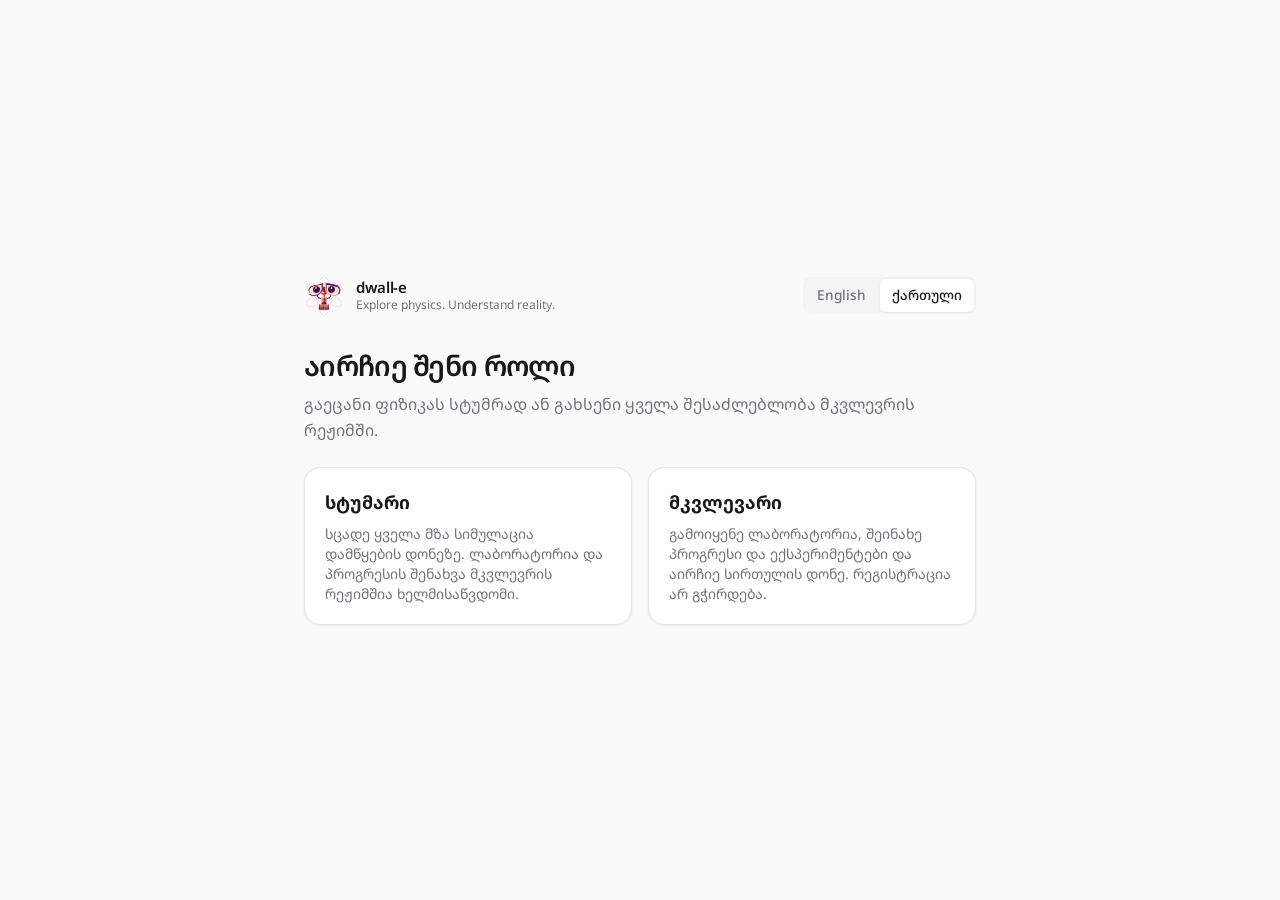
<file: index.html>
<!doctype html>
<html lang="ka">
  <head>
    <meta charset="utf-8"/>
    <title>dwall-e</title>
    <base href="/"/>
    <meta name="viewport" content="width=device-width, initial-scale=1"/>
    <meta name="color-scheme" content="light dark"/>
    <link rel="icon" type="image/x-icon" href="branding/favicon.ico"/>
  <link rel="stylesheet" href="styles-JIYQHDXD.css"></head>
  <body>
    <app-root></app-root>
  <link rel="modulepreload" href="chunk-ES7PVPGG.js"><link rel="modulepreload" href="chunk-MA5TAZFI.js"><link rel="modulepreload" href="chunk-XGNLGDKM.js"><link rel="modulepreload" href="chunk-LDAJD2ZS.js"><link rel="modulepreload" href="chunk-QD2VCN3B.js"><link rel="modulepreload" href="chunk-YGHKRKIQ.js"><link rel="modulepreload" href="chunk-PEFUOBLH.js"><link rel="modulepreload" href="chunk-DYJJPF43.js"><link rel="modulepreload" href="chunk-KGQZXTSN.js"><link rel="modulepreload" href="chunk-2NFLSA4Y.js"><script src="main-IBYPM5VR.js" type="module"></script></body>
</html>
</file>
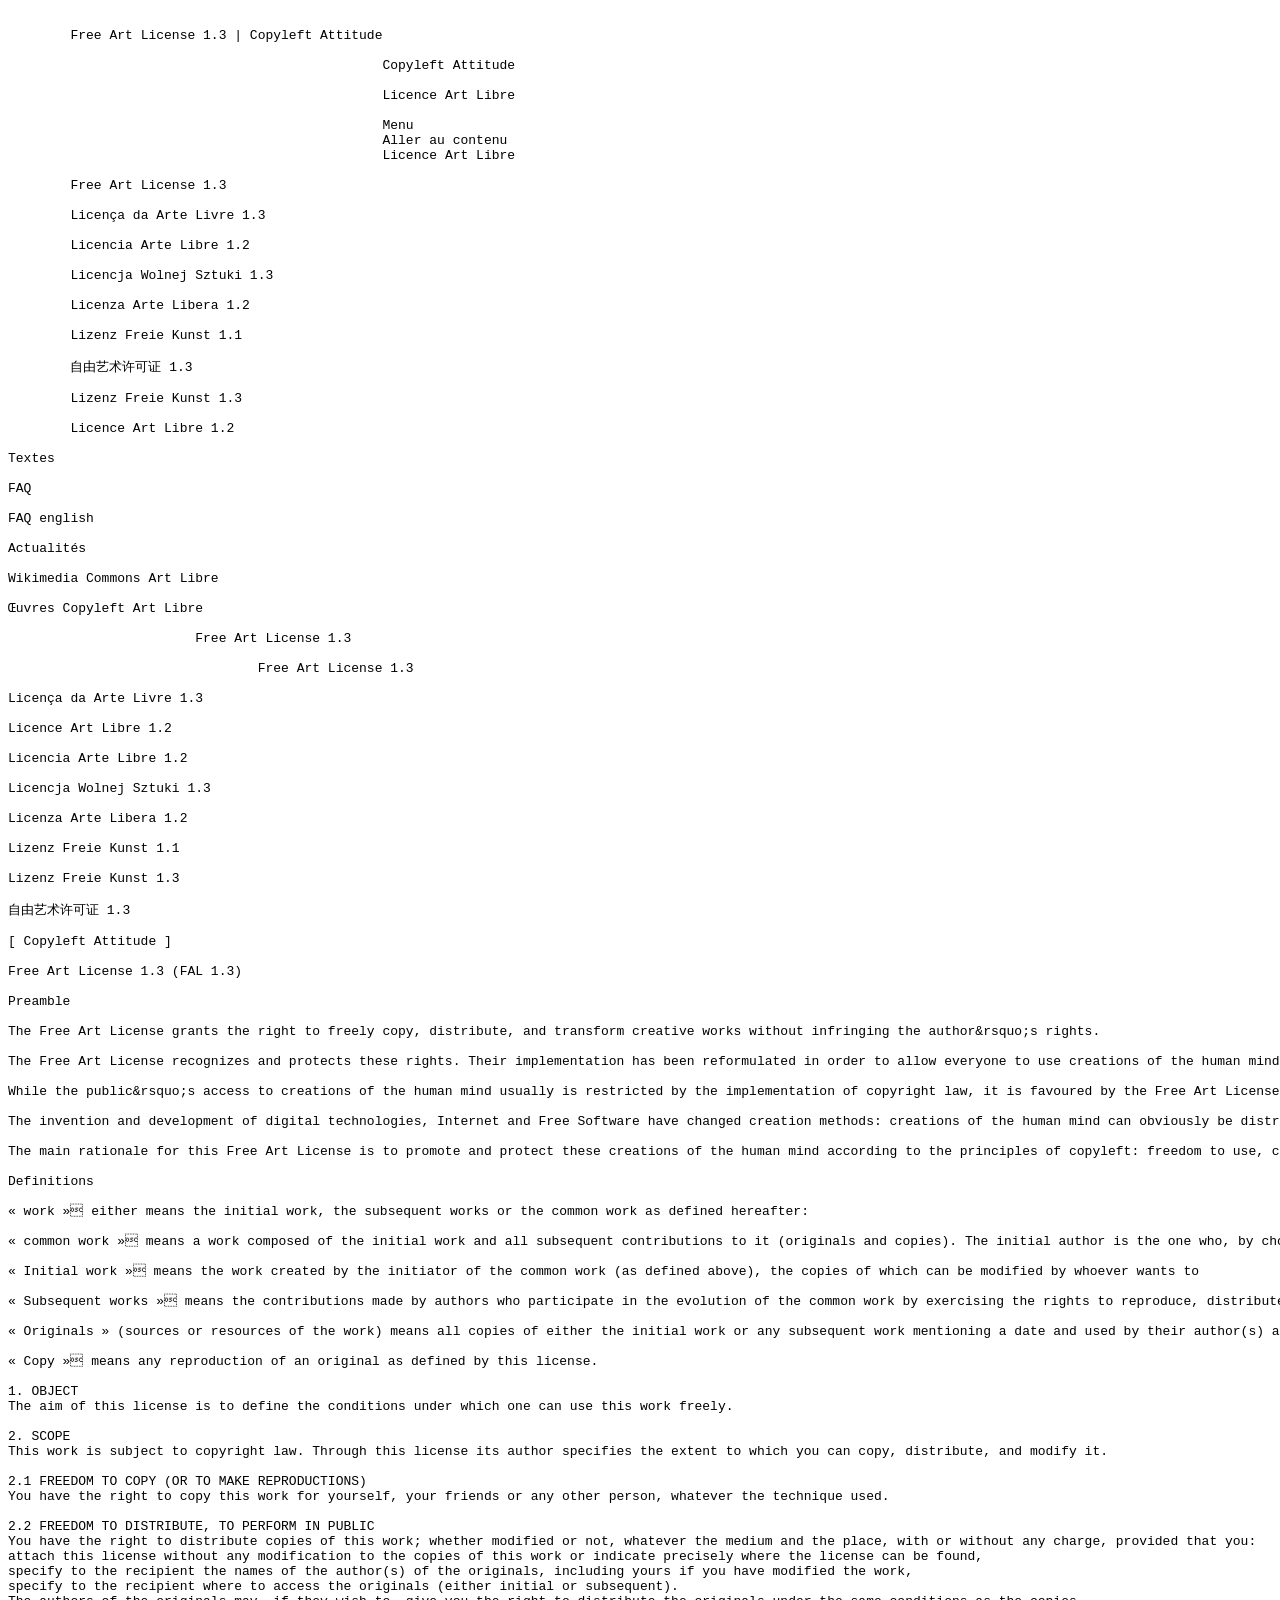
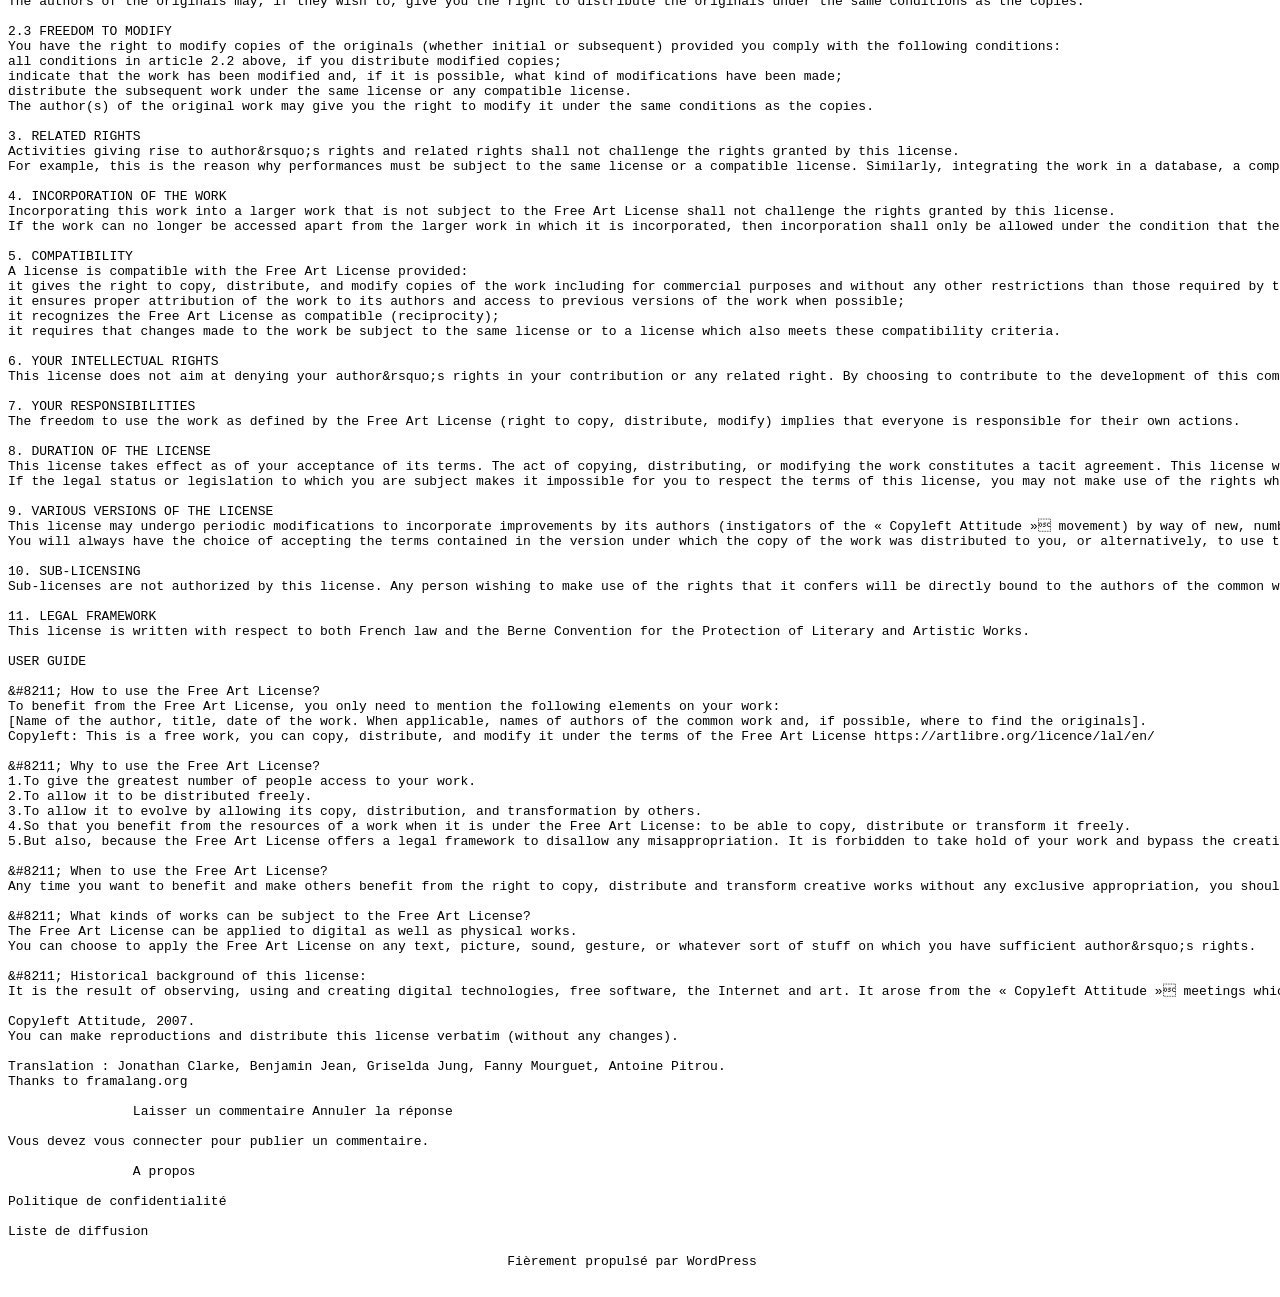
<file: portraits/FREE-ART-LICENSE.html>
<!doctype html>
<html lang="en">
  <meta charset="utf-8" /><title>Free Art License 1.3</title>
  <body>
    <pre>

	Free Art License 1.3 | Copyleft Attitude

						Copyleft Attitude

						Licence Art Libre

						Menu
						Aller au contenu
						Licence Art Libre

	Free Art License 1.3

	Licença da Arte Livre 1.3

	Licencia Arte Libre 1.2

	Licencja Wolnej Sztuki 1.3

	Licenza Arte Libera 1.2

	Lizenz Freie Kunst 1.1

	自由艺术许可证 1.3

	Lizenz Freie Kunst 1.3

	Licence Art Libre 1.2

Textes

FAQ

FAQ english

Actualités

Wikimedia Commons Art Libre

Œuvres Copyleft Art Libre

			Free Art License 1.3

				Free Art License 1.3

Licença da Arte Livre 1.3

Licence Art Libre 1.2

Licencia Arte Libre 1.2

Licencja Wolnej Sztuki 1.3

Licenza Arte Libera 1.2

Lizenz Freie Kunst 1.1

Lizenz Freie Kunst 1.3

自由艺术许可证 1.3

[ Copyleft Attitude ]

Free Art License 1.3 (FAL 1.3)

Preamble

The Free Art License grants the right to freely copy, distribute, and transform creative works without infringing the author&amp;rsquo;s rights.

The Free Art License recognizes and protects these rights. Their implementation has been reformulated in order to allow everyone to use creations of the human mind in a creative manner, regardless of their types and ways of expression.

While the public&amp;rsquo;s access to creations of the human mind usually is restricted by the implementation of copyright law, it is favoured by the Free Art License. This license intends to allow the use of a work&amp;rsquo;s resources; to establish new conditions for creating in order to increase creation opportunities. The Free Art License grants the right to use a work, and acknowledges the right holder&amp;rsquo;s and the user&amp;rsquo;s rights and responsibility.

The invention and development of digital technologies, Internet and Free Software have changed creation methods: creations of the human mind can obviously be distributed, exchanged, and transformed. They allow to produce common works to which everyone can contribute to the benefit of all.

The main rationale for this Free Art License is to promote and protect these creations of the human mind according to the principles of copyleft: freedom to use, copy, distribute, transform, and prohibition of exclusive appropriation.

Definitions

« work » either means the initial work, the subsequent works or the common work as defined hereafter:

« common work » means a work composed of the initial work and all subsequent contributions to it (originals and copies). The initial author is the one who, by choosing this license, defines the conditions under which contributions are made.

« Initial work » means the work created by the initiator of the common work (as defined above), the copies of which can be modified by whoever wants to

« Subsequent works » means the contributions made by authors who participate in the evolution of the common work by exercising the rights to reproduce, distribute, and modify that are granted by the license.

« Originals » (sources or resources of the work) means all copies of either the initial work or any subsequent work mentioning a date and used by their author(s) as references for any subsequent updates, interpretations, copies or reproductions.

« Copy » means any reproduction of an original as defined by this license.

1. OBJECT 
The aim of this license is to define the conditions under which one can use this work freely.

2. SCOPE 
This work is subject to copyright law. Through this license its author specifies the extent to which you can copy, distribute, and modify it.

2.1 FREEDOM TO COPY (OR TO MAKE REPRODUCTIONS) 
You have the right to copy this work for yourself, your friends or any other person, whatever the technique used.

2.2 FREEDOM TO DISTRIBUTE, TO PERFORM IN PUBLIC 
You have the right to distribute copies of this work; whether modified or not, whatever the medium and the place, with or without any charge, provided that you:
attach this license without any modification to the copies of this work or indicate precisely where the license can be found,
specify to the recipient the names of the author(s) of the originals, including yours if you have modified the work,
specify to the recipient where to access the originals (either initial or subsequent).
The authors of the originals may, if they wish to, give you the right to distribute the originals under the same conditions as the copies.

2.3 FREEDOM TO MODIFY 
You have the right to modify copies of the originals (whether initial or subsequent) provided you comply with the following conditions:
all conditions in article 2.2 above, if you distribute modified copies;
indicate that the work has been modified and, if it is possible, what kind of modifications have been made;
distribute the subsequent work under the same license or any compatible license.
The author(s) of the original work may give you the right to modify it under the same conditions as the copies.

3. RELATED RIGHTS 
Activities giving rise to author&amp;rsquo;s rights and related rights shall not challenge the rights granted by this license.
For example, this is the reason why performances must be subject to the same license or a compatible license. Similarly, integrating the work in a database, a compilation or an anthology shall not prevent anyone from using the work under the same conditions as those defined in this license.

4. INCORPORATION OF THE WORK 
Incorporating this work into a larger work that is not subject to the Free Art License shall not challenge the rights granted by this license.
If the work can no longer be accessed apart from the larger work in which it is incorporated, then incorporation shall only be allowed under the condition that the larger work is subject either to the Free Art License or a compatible license.

5. COMPATIBILITY 
A license is compatible with the Free Art License provided:
it gives the right to copy, distribute, and modify copies of the work including for commercial purposes and without any other restrictions than those required by the respect of the other compatibility criteria;
it ensures proper attribution of the work to its authors and access to previous versions of the work when possible;
it recognizes the Free Art License as compatible (reciprocity);
it requires that changes made to the work be subject to the same license or to a license which also meets these compatibility criteria.

6. YOUR INTELLECTUAL RIGHTS 
This license does not aim at denying your author&amp;rsquo;s rights in your contribution or any related right. By choosing to contribute to the development of this common work, you only agree to grant others the same rights with regard to your contribution as those you were granted by this license. Conferring these rights does not mean you have to give up your intellectual rights.

7. YOUR RESPONSIBILITIES 
The freedom to use the work as defined by the Free Art License (right to copy, distribute, modify) implies that everyone is responsible for their own actions.

8. DURATION OF THE LICENSE 
This license takes effect as of your acceptance of its terms. The act of copying, distributing, or modifying the work constitutes a tacit agreement. This license will remain in effect for as long as the copyright which is attached to the work. If you do not respect the terms of this license, you automatically lose the rights that it confers.
If the legal status or legislation to which you are subject makes it impossible for you to respect the terms of this license, you may not make use of the rights which it confers.

9. VARIOUS VERSIONS OF THE LICENSE 
This license may undergo periodic modifications to incorporate improvements by its authors (instigators of the « Copyleft Attitude » movement) by way of new, numbered versions.
You will always have the choice of accepting the terms contained in the version under which the copy of the work was distributed to you, or alternatively, to use the provisions of one of the subsequent versions.

10. SUB-LICENSING 
Sub-licenses are not authorized by this license. Any person wishing to make use of the rights that it confers will be directly bound to the authors of the common work.

11. LEGAL FRAMEWORK
This license is written with respect to both French law and the Berne Convention for the Protection of Literary and Artistic Works.

USER GUIDE

&amp;#8211; How to use the Free Art License? 
To benefit from the Free Art License, you only need to mention the following elements on your work:
[Name of the author, title, date of the work. When applicable, names of authors of the common work and, if possible, where to find the originals].
Copyleft: This is a free work, you can copy, distribute, and modify it under the terms of the Free Art License https://artlibre.org/licence/lal/en/

&amp;#8211; Why to use the Free Art License? 
1.To give the greatest number of people access to your work.
2.To allow it to be distributed freely.
3.To allow it to evolve by allowing its copy, distribution, and transformation by others.
4.So that you benefit from the resources of a work when it is under the Free Art License: to be able to copy, distribute or transform it freely.
5.But also, because the Free Art License offers a legal framework to disallow any misappropriation. It is forbidden to take hold of your work and bypass the creative process for one&amp;rsquo;s exclusive possession.

&amp;#8211; When to use the Free Art License? 
Any time you want to benefit and make others benefit from the right to copy, distribute and transform creative works without any exclusive appropriation, you should use the Free Art License. You can for example use it for scientific, artistic or educational projects.

&amp;#8211; What kinds of works can be subject to the Free Art License? 
The Free Art License can be applied to digital as well as physical works.
You can choose to apply the Free Art License on any text, picture, sound, gesture, or whatever sort of stuff on which you have sufficient author&amp;rsquo;s rights.

&amp;#8211; Historical background of this license: 
It is the result of observing, using and creating digital technologies, free software, the Internet and art. It arose from the « Copyleft Attitude » meetings which took place in Paris in 2000. For the first time, these meetings brought together members of the Free Software community, artists, and members of the art world. The goal was to adapt the principles of Copyleft and free software to all sorts of creations. http://www.artlibre.org

Copyleft Attitude, 2007.
You can make reproductions and distribute this license verbatim (without any changes).

Translation : Jonathan Clarke, Benjamin Jean, Griselda Jung, Fanny Mourguet, Antoine Pitrou.
Thanks to framalang.org

		Laisser un commentaire Annuler la réponse

Vous devez vous connecter pour publier un commentaire.

		A propos

Politique de confidentialité

Liste de diffusion

								Fièrement propulsé par WordPress

</pre>
  </body>
</html>
</file>
<file: styles-JIYQHDXD.css>
@font-face{font-family:Noto Sans Georgian Variable;font-style:normal;font-display:swap;font-weight:100 900;src:url("./media/noto-sans-georgian-cyrillic-ext-wght-normal-4Q4Q52YS.woff2") format("woff2-variations");unicode-range:U+0460-052F,U+1C80-1C8A,U+20B4,U+2DE0-2DFF,U+A640-A69F,U+FE2E-FE2F}@font-face{font-family:Noto Sans Georgian Variable;font-style:normal;font-display:swap;font-weight:100 900;src:url("./media/noto-sans-georgian-georgian-wght-normal-P75NCPKX.woff2") format("woff2-variations");unicode-range:U+0589,U+10A0-10FF,U+1C90-1CBA,U+1CBD-1CBF,U+205A,U+2D00-2D2F,U+2E31}@font-face{font-family:Noto Sans Georgian Variable;font-style:normal;font-display:swap;font-weight:100 900;src:url("./media/noto-sans-georgian-greek-ext-wght-normal-4Q4Q52YS.woff2") format("woff2-variations");unicode-range:U+1F00-1FFF}@font-face{font-family:Noto Sans Georgian Variable;font-style:normal;font-display:swap;font-weight:100 900;src:url("./media/noto-sans-georgian-math-wght-normal-ZXPEIOQM.woff2") format("woff2-variations");unicode-range:U+0302-0303,U+0305,U+0307-0308,U+0310,U+0312,U+0315,U+031A,U+0326-0327,U+032C,U+032F-0330,U+0332-0333,U+0338,U+033A,U+0346,U+034D,U+0391-03A1,U+03A3-03A9,U+03B1-03C9,U+03D1,U+03D5-03D6,U+03F0-03F1,U+03F4-03F5,U+2016-2017,U+2034-2038,U+203C,U+2040,U+2043,U+2047,U+2050,U+2057,U+205F,U+2070-2071,U+2074-208E,U+2090-209C,U+20D0-20DC,U+20E1,U+20E5-20EF,U+2100-2112,U+2114-2115,U+2117-2121,U+2123-214F,U+2190,U+2192,U+2194-21AE,U+21B0-21E5,U+21F1-21F2,U+21F4-2211,U+2213-2214,U+2216-22FF,U+2308-230B,U+2310,U+2319,U+231C-2321,U+2336-237A,U+237C,U+2395,U+239B-23B7,U+23D0,U+23DC-23E1,U+2474-2475,U+25AF,U+25B3,U+25B7,U+25BD,U+25C1,U+25CA,U+25CC,U+25FB,U+266D-266F,U+27C0-27FF,U+2900-2AFF,U+2B0E-2B11,U+2B30-2B4C,U+2BFE,U+3030,U+FF5B,U+FF5D,U+1D400-1D7FF,U+1EE00-1EEFF}@font-face{font-family:Noto Sans Georgian Variable;font-style:normal;font-display:swap;font-weight:100 900;src:url("./media/noto-sans-georgian-symbols-wght-normal-HQQJ6JC4.woff2") format("woff2-variations");unicode-range:U+0001-000C,U+000E-001F,U+007F-009F,U+20DD-20E0,U+20E2-20E4,U+2150-218F,U+2190,U+2192,U+2194-2199,U+21AF,U+21E6-21F0,U+21F3,U+2218-2219,U+2299,U+22C4-22C6,U+2300-243F,U+2440-244A,U+2460-24FF,U+25A0-27BF,U+2800-28FF,U+2921-2922,U+2981,U+29BF,U+29EB,U+2B00-2BFF,U+4DC0-4DFF,U+FFF9-FFFB,U+10140-1018E,U+10190-1019C,U+101A0,U+101D0-101FD,U+102E0-102FB,U+10E60-10E7E,U+1D2C0-1D2D3,U+1D2E0-1D37F,U+1F000-1F0FF,U+1F100-1F1AD,U+1F1E6-1F1FF,U+1F30D-1F30F,U+1F315,U+1F31C,U+1F31E,U+1F320-1F32C,U+1F336,U+1F378,U+1F37D,U+1F382,U+1F393-1F39F,U+1F3A7-1F3A8,U+1F3AC-1F3AF,U+1F3C2,U+1F3C4-1F3C6,U+1F3CA-1F3CE,U+1F3D4-1F3E0,U+1F3ED,U+1F3F1-1F3F3,U+1F3F5-1F3F7,U+1F408,U+1F415,U+1F41F,U+1F426,U+1F43F,U+1F441-1F442,U+1F444,U+1F446-1F449,U+1F44C-1F44E,U+1F453,U+1F46A,U+1F47D,U+1F4A3,U+1F4B0,U+1F4B3,U+1F4B9,U+1F4BB,U+1F4BF,U+1F4C8-1F4CB,U+1F4D6,U+1F4DA,U+1F4DF,U+1F4E3-1F4E6,U+1F4EA-1F4ED,U+1F4F7,U+1F4F9-1F4FB,U+1F4FD-1F4FE,U+1F503,U+1F507-1F50B,U+1F50D,U+1F512-1F513,U+1F53E-1F54A,U+1F54F-1F5FA,U+1F610,U+1F650-1F67F,U+1F687,U+1F68D,U+1F691,U+1F694,U+1F698,U+1F6AD,U+1F6B2,U+1F6B9-1F6BA,U+1F6BC,U+1F6C6-1F6CF,U+1F6D3-1F6D7,U+1F6E0-1F6EA,U+1F6F0-1F6F3,U+1F6F7-1F6FC,U+1F700-1F7FF,U+1F800-1F80B,U+1F810-1F847,U+1F850-1F859,U+1F860-1F887,U+1F890-1F8AD,U+1F8B0-1F8BB,U+1F8C0-1F8C1,U+1F900-1F90B,U+1F93B,U+1F946,U+1F984,U+1F996,U+1F9E9,U+1FA00-1FA6F,U+1FA70-1FA7C,U+1FA80-1FA89,U+1FA8F-1FAC6,U+1FACE-1FADC,U+1FADF-1FAE9,U+1FAF0-1FAF8,U+1FB00-1FBFF}@font-face{font-family:Noto Sans Georgian Variable;font-style:normal;font-display:swap;font-weight:100 900;src:url("./media/noto-sans-georgian-latin-ext-wght-normal-GOZ5V2TX.woff2") format("woff2-variations");unicode-range:U+0100-02BA,U+02BD-02C5,U+02C7-02CC,U+02CE-02D7,U+02DD-02FF,U+0304,U+0308,U+0329,U+1D00-1DBF,U+1E00-1E9F,U+1EF2-1EFF,U+2020,U+20A0-20AB,U+20AD-20C0,U+2113,U+2C60-2C7F,U+A720-A7FF}@font-face{font-family:Noto Sans Georgian Variable;font-style:normal;font-display:swap;font-weight:100 900;src:url("./media/noto-sans-georgian-latin-wght-normal-5J44DJ2J.woff2") format("woff2-variations");unicode-range:U+0000-00FF,U+0131,U+0152-0153,U+02BB-02BC,U+02C6,U+02DA,U+02DC,U+0304,U+0308,U+0329,U+2000-206F,U+20AC,U+2122,U+2191,U+2193,U+2212,U+2215,U+FEFF,U+FFFD}@layer properties;@layer theme,base,components,utilities;@layer theme{:root,:host{--font-sans: "Noto Sans Georgian Variable", "Noto Sans Georgian", "Segoe UI", Sylfaen, system-ui, sans-serif;--font-mono: ui-monospace, SFMono-Regular, Menlo, Monaco, Consolas, "Liberation Mono", "Courier New", monospace;--color-black: #000;--color-white: #fff;--spacing: .25rem;--container-lg: 32rem;--container-2xl: 42rem;--container-5xl: 64rem;--text-xs: .75rem;--text-xs--line-height: calc(1 / .75);--text-sm: .875rem;--text-sm--line-height: calc(1.25 / .875);--text-base: 1rem;--text-base--line-height: 1.5 ;--text-lg: 1.125rem;--text-lg--line-height: calc(1.75 / 1.125);--text-xl: 1.25rem;--text-xl--line-height: calc(1.75 / 1.25);--text-2xl: 1.5rem;--text-2xl--line-height: calc(2 / 1.5);--text-3xl: 1.875rem;--text-3xl--line-height: 1.2 ;--font-weight-normal: 400;--font-weight-medium: 500;--font-weight-semibold: 600;--font-weight-bold: 700;--tracking-tight: -.025em;--tracking-wider: .05em;--leading-tight: 1.25;--leading-snug: 1.375;--leading-normal: 1.5;--leading-relaxed: 1.625;--radius-md: .375rem;--radius-lg: .5rem;--radius-xl: .75rem;--radius-2xl: 1rem;--animate-spin: spin 1s linear infinite;--blur-sm: 8px;--default-transition-duration: .15s;--default-transition-timing-function: cubic-bezier(.4, 0, .2, 1);--default-font-family: var(--font-sans);--default-mono-font-family: var(--font-mono);--font-math: "Cambria Math", "STIX Two Math", Cambria, "Times New Roman", serif;--ease-smooth: cubic-bezier(.2, 0, 0, 1);--animate-fade-in: fade-in .3s var(--ease-smooth) backwards;--animate-toast-in: toast-in .3s var(--ease-smooth) backwards;--animate-appear: appear .3s var(--ease-smooth) backwards;--shadow-soft: var(--shadow-soft);--shadow-lift: var(--shadow-lift)}}@layer base{*,:after,:before,::backdrop,::file-selector-button{box-sizing:border-box;margin:0;padding:0;border:0 solid}html,:host{line-height:1.5;-webkit-text-size-adjust:100%;tab-size:4;font-family:var(--default-font-family, -apple-system, BlinkMacSystemFont, "Segoe UI", Roboto, "Helvetica Neue", "Noto Sans", Arial, sans-serif, "Apple Color Emoji", "Segoe UI Emoji", "Segoe UI Symbol", "Noto Color Emoji");font-feature-settings:var(--default-font-feature-settings, normal);font-variation-settings:var(--default-font-variation-settings, normal);-webkit-tap-highlight-color:transparent}hr{height:0;color:inherit;border-top-width:1px}abbr:where([title]){-webkit-text-decoration:underline dotted;text-decoration:underline dotted}h1,h2,h3,h4,h5,h6{font-size:inherit;font-weight:inherit}a{color:inherit;-webkit-text-decoration:inherit;text-decoration:inherit}b,strong{font-weight:bolder}code,kbd,samp,pre{font-family:var(--default-mono-font-family, ui-monospace, SFMono-Regular, Menlo, Monaco, Consolas, "Liberation Mono", "Courier New", monospace);font-feature-settings:var(--default-mono-font-feature-settings, normal);font-variation-settings:var(--default-mono-font-variation-settings, normal);font-size:1em}small{font-size:80%}sub,sup{font-size:75%;line-height:0;position:relative;vertical-align:baseline}sub{bottom:-.25em}sup{top:-.5em}table{text-indent:0;border-color:inherit;border-collapse:collapse}:-moz-focusring:where(:not(iframe)){outline:auto}progress{vertical-align:baseline}summary{display:list-item}ol,ul,menu{list-style:none}img,svg,video,canvas,audio,iframe,embed,object{display:block;vertical-align:middle}img,video{max-width:100%;height:auto}button,input,select,optgroup,textarea,::file-selector-button{font:inherit;font-feature-settings:inherit;font-variation-settings:inherit;letter-spacing:inherit;color:inherit;border-radius:0;background-color:transparent;opacity:1}:where(select:is([multiple],[size])) optgroup{font-weight:bolder}:where(select:is([multiple],[size])) optgroup option{padding-inline-start:20px}::file-selector-button{margin-inline-end:4px}::placeholder{opacity:1}@supports (not (-webkit-appearance: -apple-pay-button)) or (contain-intrinsic-size: 1px){::placeholder{color:currentcolor}@supports (color: color-mix(in lab,red,red)){::placeholder{color:color-mix(in oklab,currentcolor 50%,transparent)}}}textarea{resize:vertical}::-webkit-search-decoration{-webkit-appearance:none}::-webkit-date-and-time-value{min-height:1lh;text-align:inherit}::-webkit-datetime-edit{display:inline-flex}::-webkit-datetime-edit-fields-wrapper{padding:0}::-webkit-datetime-edit,::-webkit-datetime-edit-year-field,::-webkit-datetime-edit-month-field,::-webkit-datetime-edit-day-field,::-webkit-datetime-edit-hour-field,::-webkit-datetime-edit-minute-field,::-webkit-datetime-edit-second-field,::-webkit-datetime-edit-millisecond-field,::-webkit-datetime-edit-meridiem-field{padding-block:0}::-webkit-calendar-picker-indicator{line-height:1}:-moz-ui-invalid{box-shadow:none}button,input:where([type=button],[type=reset],[type=submit]),::file-selector-button{appearance:button}::-webkit-inner-spin-button,::-webkit-outer-spin-button{height:auto}[hidden]:where(:not([hidden=until-found])){display:none!important}}@layer utilities{.pointer-events-auto{pointer-events:auto}.pointer-events-none{pointer-events:none}.collapse{visibility:collapse}.invisible{visibility:hidden}.visible{visibility:visible}.sr-only{position:absolute;width:1px;height:1px;padding:0;margin:-1px;overflow:hidden;clip-path:inset(50%);white-space:nowrap;border-width:0}.absolute{position:absolute}.fixed{position:fixed}.relative{position:relative}.static{position:static}.inset-0{inset:0}.inset-x-0{inset-inline:0px}.-top-12{top:calc(var(--spacing) * -12)}.top-3{top:calc(var(--spacing) * 3)}.top-full{top:100%}.right-3{right:calc(var(--spacing) * 3)}.right-6{right:calc(var(--spacing) * 6)}.bottom-3{bottom:calc(var(--spacing) * 3)}.bottom-6{bottom:calc(var(--spacing) * 6)}.left-3{left:calc(var(--spacing) * 3)}.left-4{left:calc(var(--spacing) * 4)}.isolate{isolation:isolate}.z-10{z-index:10}.z-20{z-index:20}.z-50{z-index:50}.z-\[5\]{z-index:5}.z-\[100\]{z-index:100}.col-span-2{grid-column:span 2 / span 2}.container{width:100%}@media(width>=40rem){.container{max-width:40rem}}@media(width>=48rem){.container{max-width:48rem}}@media(width>=64rem){.container{max-width:64rem}}@media(width>=80rem){.container{max-width:80rem}}@media(width>=96rem){.container{max-width:96rem}}.-m-1{margin:calc(var(--spacing) * -1)}.m-auto{margin:auto}.page{margin-inline:auto;width:100%;animation:var(--animate-fade-in);padding-inline:calc(var(--spacing) * 10);padding-top:calc(var(--spacing) * 10);padding-bottom:calc(var(--spacing) * 16);max-width:var(--page-max, 1200px)}.mx-1{margin-inline:var(--spacing)}.mx-3{margin-inline:calc(var(--spacing) * 3)}.mx-auto{margin-inline:auto}.page-subtitle{margin-top:calc(var(--spacing) * 2);max-width:var(--container-2xl);font-size:var(--text-base);line-height:var(--leading-relaxed);color:var(--text-muted)}.-mt-3{margin-top:calc(var(--spacing) * -3)}.mt-0\.5{margin-top:calc(var(--spacing) * .5)}.mt-1{margin-top:var(--spacing)}.mt-1\.5{margin-top:calc(var(--spacing) * 1.5)}.mt-2{margin-top:calc(var(--spacing) * 2)}.mt-3{margin-top:calc(var(--spacing) * 3)}.mt-4{margin-top:calc(var(--spacing) * 4)}.mt-5{margin-top:calc(var(--spacing) * 5)}.mt-6{margin-top:calc(var(--spacing) * 6)}.mt-8{margin-top:calc(var(--spacing) * 8)}.mt-auto{margin-top:auto}.mr-1{margin-right:var(--spacing)}.mr-3{margin-right:calc(var(--spacing) * 3)}.card-title{margin-bottom:calc(var(--spacing) * 4);display:flex;align-items:center;gap:calc(var(--spacing) * 2);font-size:.95rem;--tw-font-weight: var(--font-weight-semibold);font-weight:var(--font-weight-semibold)}.panel-title{margin-bottom:calc(var(--spacing) * 2.5);font-size:.7rem;--tw-font-weight: var(--font-weight-semibold);font-weight:var(--font-weight-semibold);--tw-tracking: var(--tracking-wider);letter-spacing:var(--tracking-wider);color:var(--text-muted);text-transform:uppercase}.mb-0\.5{margin-bottom:calc(var(--spacing) * .5)}.mb-1{margin-bottom:var(--spacing)}.mb-1\.5{margin-bottom:calc(var(--spacing) * 1.5)}.mb-2{margin-bottom:calc(var(--spacing) * 2)}.mb-3{margin-bottom:calc(var(--spacing) * 3)}.mb-4{margin-bottom:calc(var(--spacing) * 4)}.mb-5{margin-bottom:calc(var(--spacing) * 5)}.mb-6{margin-bottom:calc(var(--spacing) * 6)}.mb-8{margin-bottom:calc(var(--spacing) * 8)}.-ml-1{margin-left:calc(var(--spacing) * -1)}.ml-0\.5{margin-left:calc(var(--spacing) * .5)}.ml-2{margin-left:calc(var(--spacing) * 2)}.ml-auto{margin-left:auto}.btn{display:inline-flex;cursor:pointer;align-items:center;justify-content:center;gap:calc(var(--spacing) * 2);border-radius:var(--radius-lg);border-style:var(--tw-border-style);border-width:1px;--tw-font-weight: var(--font-weight-medium);font-weight:var(--font-weight-medium);white-space:nowrap;text-decoration-line:none;transition-property:color,background-color,border-color,outline-color,text-decoration-color,fill,stroke,--tw-gradient-from,--tw-gradient-via,--tw-gradient-to,opacity,box-shadow,transform,translate,scale,rotate,filter,-webkit-backdrop-filter,backdrop-filter,display,content-visibility,overlay,pointer-events;transition-timing-function:var(--tw-ease, var(--default-transition-timing-function));transition-duration:var(--tw-duration, var(--default-transition-duration));--tw-duration: .2s;transition-duration:.2s;--tw-ease: var(--ease-smooth);transition-timing-function:var(--ease-smooth);-webkit-user-select:none;user-select:none;height:var(--btn-h, 2.25rem);padding-inline:var(--btn-px, .875rem);font-size:var(--btn-fs, .9rem);background:var(--btn-bg, var(--surface));color:var(--btn-fg, var(--text));border-color:var(--btn-border, var(--border));box-shadow:var(--btn-shadow, var(--shadow-soft))}.btn:hover:not(:disabled){background:var(--btn-hover, var(--surface-hover))}.btn:active:not(:disabled){scale:.98}.btn:disabled{cursor:not-allowed;opacity:40%}.icon-tile{display:grid;flex:none;place-items:center;border-radius:var(--radius-xl);background-color:var(--surface-sunken);color:var(--text)}.segmented-option{display:inline-flex;cursor:pointer;align-items:center;gap:calc(var(--spacing) * 1.5);border-radius:var(--radius-md);font-size:.85rem;--tw-font-weight: var(--font-weight-medium);font-weight:var(--font-weight-medium);color:var(--text-muted);transition-property:color,background-color,border-color,outline-color,text-decoration-color,fill,stroke,--tw-gradient-from,--tw-gradient-via,--tw-gradient-to,opacity,box-shadow,transform,translate,scale,rotate,filter,-webkit-backdrop-filter,backdrop-filter,display,content-visibility,overlay,pointer-events;transition-timing-function:var(--tw-ease, var(--default-transition-timing-function));transition-duration:var(--tw-duration, var(--default-transition-duration));--tw-duration: .2s;transition-duration:.2s;--tw-ease: var(--ease-smooth);transition-timing-function:var(--ease-smooth);padding:var(--seg-py, .375rem) var(--seg-px, .75rem)}@media(hover:hover){.segmented-option:hover{color:var(--text)}}.segmented-option[aria-checked=true],.segmented-option[aria-current=page]{background-color:var(--surface);color:var(--text);--tw-shadow: var(--shadow-soft);box-shadow:var(--tw-inset-shadow),var(--tw-inset-ring-shadow),var(--tw-ring-offset-shadow),var(--tw-ring-shadow),var(--tw-shadow)}.segmented{display:inline-flex;flex-wrap:wrap;gap:calc(var(--spacing) * .5);border-radius:var(--radius-lg);background-color:var(--surface-sunken);padding:calc(var(--spacing) * .5)}.badge{display:inline-flex;align-items:center;gap:var(--spacing);border-radius:var(--radius-md);padding-inline:calc(var(--spacing) * 2);padding-block:calc(var(--spacing) * .5);font-size:var(--text-xs);line-height:var(--tw-leading, var(--text-xs--line-height));--tw-font-weight: var(--font-weight-medium);font-weight:var(--font-weight-medium);background:var(--badge-bg, var(--surface-sunken));color:var(--badge-fg, var(--text-muted))}.block{display:block}.contents{display:contents}.flex{display:flex}.grid{display:grid}.hidden{display:none}.inline{display:inline}.inline-block{display:inline-block}.inline-flex{display:inline-flex}.table{display:table}.aspect-\[16\/9\]{aspect-ratio:16/9}.size-1\.5{width:calc(var(--spacing) * 1.5);height:calc(var(--spacing) * 1.5)}.size-2{width:calc(var(--spacing) * 2);height:calc(var(--spacing) * 2)}.size-4{width:calc(var(--spacing) * 4);height:calc(var(--spacing) * 4)}.size-4\.5{width:calc(var(--spacing) * 4.5);height:calc(var(--spacing) * 4.5)}.size-5{width:calc(var(--spacing) * 5);height:calc(var(--spacing) * 5)}.size-6{width:calc(var(--spacing) * 6);height:calc(var(--spacing) * 6)}.size-7{width:calc(var(--spacing) * 7);height:calc(var(--spacing) * 7)}.size-10{width:calc(var(--spacing) * 10);height:calc(var(--spacing) * 10)}.size-11{width:calc(var(--spacing) * 11);height:calc(var(--spacing) * 11)}.size-12{width:calc(var(--spacing) * 12);height:calc(var(--spacing) * 12)}.size-\[5px\]{width:5px;height:5px}.size-full{width:100%;height:100%}.h-1\.5{height:calc(var(--spacing) * 1.5)}.h-2\.5{height:calc(var(--spacing) * 2.5)}.h-5{height:calc(var(--spacing) * 5)}.h-6{height:calc(var(--spacing) * 6)}.h-7{height:calc(var(--spacing) * 7)}.h-11{height:calc(var(--spacing) * 11)}.h-28{height:calc(var(--spacing) * 28)}.h-\[170px\]{height:170px}.h-\[clamp\(360px\,58vh\,720px\)\]{height:clamp(360px,58vh,720px)}.h-dvh{height:100dvh}.h-fit{height:fit-content}.h-full{height:100%}.max-h-\[40vh\]{max-height:40vh}.max-h-\[78vh\]{max-height:78vh}.min-h-0{min-height:0px}.min-h-5{min-height:calc(var(--spacing) * 5)}.min-h-10{min-height:calc(var(--spacing) * 10)}.min-h-\[40vh\]{min-height:40vh}.min-h-\[60vh\]{min-height:60vh}.min-h-full{min-height:100%}.btn-icon{--btn-px: 0;width:var(--btn-h, 2.25rem)}.w-9{width:calc(var(--spacing) * 9)}.w-12{width:calc(var(--spacing) * 12)}.w-14{width:calc(var(--spacing) * 14)}.w-48{width:calc(var(--spacing) * 48)}.w-\[22rem\]{width:22rem}.w-full{width:100%}.w-px{width:1px}.max-w-2xl{max-width:var(--container-2xl)}.max-w-5xl{max-width:var(--container-5xl)}.max-w-80{max-width:calc(var(--spacing) * 80)}.max-w-\[calc\(100\%-7\.5rem\)\]{max-width:calc(100% - 7.5rem)}.max-w-lg{max-width:var(--container-lg)}.min-w-0{min-width:0px}.min-w-6{min-width:calc(var(--spacing) * 6)}.min-w-8{min-width:calc(var(--spacing) * 8)}.min-w-12{min-width:calc(var(--spacing) * 12)}.min-w-28{min-width:calc(var(--spacing) * 28)}.min-w-48{min-width:calc(var(--spacing) * 48)}.min-w-52{min-width:calc(var(--spacing) * 52)}.min-w-56{min-width:calc(var(--spacing) * 56)}.min-w-\[480px\]{min-width:480px}.min-w-\[640px\]{min-width:640px}.min-w-\[720px\]{min-width:720px}.flex-1{flex:1}.flex-auto{flex:auto}.flex-none{flex:none}.shrink{flex-shrink:1}.shrink-0{flex-shrink:0}.grow{flex-grow:1}.-rotate-12{rotate:-12deg}.rotate-12{rotate:12deg}.transform{transform:var(--tw-rotate-x,) var(--tw-rotate-y,) var(--tw-rotate-z,) var(--tw-skew-x,) var(--tw-skew-y,)}.animate-appear{animation:var(--animate-appear)}.animate-fade-in{animation:var(--animate-fade-in)}.animate-spin{animation:var(--animate-spin)}.animate-toast-in{animation:var(--animate-toast-in)}.chip{cursor:pointer;border-radius:var(--radius-md);border-style:var(--tw-border-style);border-width:1px;border-color:var(--border);background-color:var(--surface);padding-inline:calc(var(--spacing) * 2.5);padding-block:var(--spacing);font-size:.8rem;color:var(--text-muted);transition-property:color,background-color,border-color,outline-color,text-decoration-color,fill,stroke,--tw-gradient-from,--tw-gradient-via,--tw-gradient-to,opacity,box-shadow,transform,translate,scale,rotate,filter,-webkit-backdrop-filter,backdrop-filter,display,content-visibility,overlay,pointer-events;transition-timing-function:var(--tw-ease, var(--default-transition-timing-function));transition-duration:var(--tw-duration, var(--default-transition-duration));--tw-duration: .2s;transition-duration:.2s;--tw-ease: var(--ease-smooth);transition-timing-function:var(--ease-smooth)}@media(hover:hover){.chip:hover{color:var(--text)}}.chip:disabled{cursor:not-allowed}.chip:disabled{opacity:50%}.chip[aria-pressed=true]{border-color:transparent;background-color:var(--accent);--tw-font-weight: var(--font-weight-medium);font-weight:var(--font-weight-medium);color:var(--accent)}@supports (color: color-mix(in lab,red,red)){.chip[aria-pressed=true]{background-color:color-mix(in oklab,var(--accent) 10%,transparent)}}.cursor-crosshair{cursor:crosshair}.cursor-default{cursor:default}.cursor-grab{cursor:grab}.cursor-move{cursor:move}.cursor-pointer{cursor:pointer}.touch-none{touch-action:none}.resize{resize:both}.list-disc{list-style-type:disc}.columns-\[22rem\]{columns:22rem}.break-inside-avoid{break-inside:avoid}.auto-rows-fr{grid-auto-rows:minmax(0,1fr)}.grid-cols-1{grid-template-columns:repeat(1,minmax(0,1fr))}.grid-cols-2{grid-template-columns:repeat(2,minmax(0,1fr))}.grid-cols-\[17rem_minmax\(0\,1fr\)\]{grid-template-columns:17rem minmax(0,1fr)}.grid-cols-\[auto_1fr\]{grid-template-columns:auto 1fr}.grid-cols-\[minmax\(0\,1fr\)\]{grid-template-columns:minmax(0,1fr)}.grid-cols-\[minmax\(0\,1fr\)_21rem\]{grid-template-columns:minmax(0,1fr) 21rem}.grid-cols-\[repeat\(auto-fill\,minmax\(15rem\,1fr\)\)\]{grid-template-columns:repeat(auto-fill,minmax(15rem,1fr))}.grid-cols-\[repeat\(auto-fill\,minmax\(16rem\,1fr\)\)\]{grid-template-columns:repeat(auto-fill,minmax(16rem,1fr))}.grid-cols-\[repeat\(auto-fill\,minmax\(17rem\,1fr\)\)\]{grid-template-columns:repeat(auto-fill,minmax(17rem,1fr))}.grid-cols-\[repeat\(auto-fill\,minmax\(19rem\,1fr\)\)\]{grid-template-columns:repeat(auto-fill,minmax(19rem,1fr))}.grid-cols-\[repeat\(auto-fit\,minmax\(6\.5rem\,1fr\)\)\]{grid-template-columns:repeat(auto-fit,minmax(6.5rem,1fr))}.grid-cols-\[repeat\(auto-fit\,minmax\(14rem\,1fr\)\)\]{grid-template-columns:repeat(auto-fit,minmax(14rem,1fr))}.grid-cols-\[repeat\(auto-fit\,minmax\(19rem\,1fr\)\)\]{grid-template-columns:repeat(auto-fit,minmax(19rem,1fr))}.grid-rows-\[minmax\(0\,1fr\)\]{grid-template-rows:minmax(0,1fr)}.grid-rows-\[minmax\(0\,1fr\)_auto\]{grid-template-rows:minmax(0,1fr) auto}.flex-col{flex-direction:column}.flex-wrap{flex-wrap:wrap}.place-items-center{place-items:center}.content-center{align-content:center}.items-baseline{align-items:baseline}.items-center{align-items:center}.items-end{align-items:flex-end}.items-start{align-items:flex-start}.justify-between{justify-content:space-between}.justify-center{justify-content:center}.justify-end{justify-content:flex-end}.justify-items-start{justify-items:start}.gap-0\.5{gap:calc(var(--spacing) * .5)}.gap-1{gap:var(--spacing)}.gap-1\.5{gap:calc(var(--spacing) * 1.5)}.gap-2{gap:calc(var(--spacing) * 2)}.gap-2\.5{gap:calc(var(--spacing) * 2.5)}.gap-3{gap:calc(var(--spacing) * 3)}.gap-4{gap:calc(var(--spacing) * 4)}.gap-5{gap:calc(var(--spacing) * 5)}.gap-6{gap:calc(var(--spacing) * 6)}.gap-7{gap:calc(var(--spacing) * 7)}.gap-8{gap:calc(var(--spacing) * 8)}:where(.space-y-1\.5>:not(:last-child)){--tw-space-y-reverse: 0;margin-block-start:calc(calc(var(--spacing) * 1.5) * var(--tw-space-y-reverse));margin-block-end:calc(calc(var(--spacing) * 1.5) * calc(1 - var(--tw-space-y-reverse)))}:where(.space-y-2>:not(:last-child)){--tw-space-y-reverse: 0;margin-block-start:calc(calc(var(--spacing) * 2) * var(--tw-space-y-reverse));margin-block-end:calc(calc(var(--spacing) * 2) * calc(1 - var(--tw-space-y-reverse)))}.gap-x-2{column-gap:calc(var(--spacing) * 2)}.gap-x-2\.5{column-gap:calc(var(--spacing) * 2.5)}.gap-x-3{column-gap:calc(var(--spacing) * 3)}.gap-x-4{column-gap:calc(var(--spacing) * 4)}.gap-x-5{column-gap:calc(var(--spacing) * 5)}.gap-x-6{column-gap:calc(var(--spacing) * 6)}.gap-y-1{row-gap:var(--spacing)}.gap-y-2{row-gap:calc(var(--spacing) * 2)}.gap-y-4{row-gap:calc(var(--spacing) * 4)}:where(.divide-y>:not(:last-child)){--tw-divide-y-reverse: 0;border-bottom-style:var(--tw-border-style);border-top-style:var(--tw-border-style);border-top-width:calc(1px * var(--tw-divide-y-reverse));border-bottom-width:calc(1px * calc(1 - var(--tw-divide-y-reverse)))}:where(.divide-line>:not(:last-child)){border-color:var(--border)}.truncate{overflow:hidden;text-overflow:ellipsis;white-space:nowrap}.overflow-hidden{overflow:hidden}.overflow-x-auto{overflow-x:auto}.overflow-y-auto{overflow-y:auto}.field{border-radius:var(--radius-lg);border-style:var(--tw-border-style);border-width:1px;border-color:var(--border);background-color:var(--surface);color:var(--text);--tw-shadow: var(--shadow-soft);box-shadow:var(--tw-inset-shadow),var(--tw-inset-ring-shadow),var(--tw-ring-offset-shadow),var(--tw-ring-shadow),var(--tw-shadow);transition-property:color,background-color,border-color,outline-color,text-decoration-color,fill,stroke,--tw-gradient-from,--tw-gradient-via,--tw-gradient-to,opacity,box-shadow,transform,translate,scale,rotate,filter,-webkit-backdrop-filter,backdrop-filter,display,content-visibility,overlay,pointer-events;transition-timing-function:var(--tw-ease, var(--default-transition-timing-function));transition-duration:var(--tw-duration, var(--default-transition-duration));--tw-duration: .2s;transition-duration:.2s;--tw-ease: var(--ease-smooth);transition-timing-function:var(--ease-smooth);padding:var(--field-py, .5rem) var(--field-px, .75rem)}@media(hover:hover){.field:hover{border-color:var(--border-strong)}}.card{border-radius:var(--radius-2xl);border-style:var(--tw-border-style);border-width:1px;border-color:var(--border);background-color:var(--surface);--tw-shadow: var(--shadow-soft);box-shadow:var(--tw-inset-shadow),var(--tw-inset-ring-shadow),var(--tw-ring-offset-shadow),var(--tw-ring-shadow),var(--tw-shadow);padding:var(--card-p, 1.25rem)}.rounded{border-radius:.25rem}.rounded-2xl{border-radius:var(--radius-2xl)}.rounded-full{border-radius:calc(infinity * 1px)}.rounded-lg{border-radius:var(--radius-lg)}.rounded-md{border-radius:var(--radius-md)}.rounded-xl{border-radius:var(--radius-xl)}.border{border-style:var(--tw-border-style);border-width:1px}.border-2{border-style:var(--tw-border-style);border-width:2px}.border-t{border-top-style:var(--tw-border-style);border-top-width:1px}.border-r{border-right-style:var(--tw-border-style);border-right-width:1px}.border-b{border-bottom-style:var(--tw-border-style);border-bottom-width:1px}.border-dashed{--tw-border-style: dashed;border-style:dashed}.border-accent{border-color:var(--accent)}.border-accent\/40{border-color:var(--accent)}@supports (color: color-mix(in lab,red,red)){.border-accent\/40{border-color:color-mix(in oklab,var(--accent) 40%,transparent)}}.border-current{border-color:currentcolor}.border-line{border-color:var(--border)}.border-line-strong{border-color:var(--border-strong)}.border-line\/50{border-color:var(--border)}@supports (color: color-mix(in lab,red,red)){.border-line\/50{border-color:color-mix(in oklab,var(--border) 50%,transparent)}}.border-transparent{border-color:transparent}.border-t-accent{border-top-color:var(--accent)}.bg-accent{background-color:var(--accent)}.bg-accent\/5{background-color:var(--accent)}@supports (color: color-mix(in lab,red,red)){.bg-accent\/5{background-color:color-mix(in oklab,var(--accent) 5%,transparent)}}.bg-accent\/10{background-color:var(--accent)}@supports (color: color-mix(in lab,red,red)){.bg-accent\/10{background-color:color-mix(in oklab,var(--accent) 10%,transparent)}}.bg-bg{background-color:var(--bg)}.bg-bg\/90{background-color:var(--bg)}@supports (color: color-mix(in lab,red,red)){.bg-bg\/90{background-color:color-mix(in oklab,var(--bg) 90%,transparent)}}.bg-current{background-color:currentcolor}.bg-danger\/10{background-color:var(--danger)}@supports (color: color-mix(in lab,red,red)){.bg-danger\/10{background-color:color-mix(in oklab,var(--danger) 10%,transparent)}}.bg-hover{background-color:var(--surface-hover)}.bg-line{background-color:var(--border)}.bg-line-strong{background-color:var(--border-strong)}.bg-raised{background-color:var(--surface-raised)}.bg-sim-bg{background-color:var(--sim-background)}.bg-success{background-color:var(--success)}.bg-success\/8{background-color:var(--success)}@supports (color: color-mix(in lab,red,red)){.bg-success\/8{background-color:color-mix(in oklab,var(--success) 8%,transparent)}}.bg-success\/10{background-color:var(--success)}@supports (color: color-mix(in lab,red,red)){.bg-success\/10{background-color:color-mix(in oklab,var(--success) 10%,transparent)}}.bg-sunken{background-color:var(--surface-sunken)}.bg-surface{background-color:var(--surface)}.bg-surface\/90{background-color:var(--surface)}@supports (color: color-mix(in lab,red,red)){.bg-surface\/90{background-color:color-mix(in oklab,var(--surface) 90%,transparent)}}.bg-transparent{background-color:transparent}.fill-accent{fill:var(--accent)}.fill-none{fill:none}.stroke-accent{stroke:var(--accent)}.stroke-current{stroke:currentcolor}.stroke-2{stroke-width:2}.object-contain{object-fit:contain}.object-cover{object-fit:cover}.p-1{padding:var(--spacing)}.p-1\.5{padding:calc(var(--spacing) * 1.5)}.p-2{padding:calc(var(--spacing) * 2)}.p-3{padding:calc(var(--spacing) * 3)}.p-3\.5{padding:calc(var(--spacing) * 3.5)}.p-4{padding:calc(var(--spacing) * 4)}.p-5{padding:calc(var(--spacing) * 5)}.p-6{padding:calc(var(--spacing) * 6)}.px-1{padding-inline:var(--spacing)}.px-1\.5{padding-inline:calc(var(--spacing) * 1.5)}.px-2{padding-inline:calc(var(--spacing) * 2)}.px-3{padding-inline:calc(var(--spacing) * 3)}.px-3\.5{padding-inline:calc(var(--spacing) * 3.5)}.px-4{padding-inline:calc(var(--spacing) * 4)}.px-5{padding-inline:calc(var(--spacing) * 5)}.px-6{padding-inline:calc(var(--spacing) * 6)}.px-10{padding-inline:calc(var(--spacing) * 10)}.py-1{padding-block:var(--spacing)}.py-1\.5{padding-block:calc(var(--spacing) * 1.5)}.py-2{padding-block:calc(var(--spacing) * 2)}.py-2\.5{padding-block:calc(var(--spacing) * 2.5)}.py-3{padding-block:calc(var(--spacing) * 3)}.py-4{padding-block:calc(var(--spacing) * 4)}.py-5{padding-block:calc(var(--spacing) * 5)}.py-12{padding-block:calc(var(--spacing) * 12)}.pt-1{padding-top:var(--spacing)}.pt-3{padding-top:calc(var(--spacing) * 3)}.pt-4{padding-top:calc(var(--spacing) * 4)}.pt-5{padding-top:calc(var(--spacing) * 5)}.pt-10{padding-top:calc(var(--spacing) * 10)}.pr-2{padding-right:calc(var(--spacing) * 2)}.pb-3{padding-bottom:calc(var(--spacing) * 3)}.pb-8{padding-bottom:calc(var(--spacing) * 8)}.pb-16{padding-bottom:calc(var(--spacing) * 16)}.pl-4{padding-left:calc(var(--spacing) * 4)}.text-center{text-align:center}.text-left{text-align:left}.text-right{text-align:right}.align-\[-2px\]{vertical-align:-2px}.font-math{font-family:var(--font-math)}.font-mono{font-family:var(--font-mono)}.page-title{font-size:1.75rem;--tw-leading: var(--leading-tight);line-height:var(--leading-tight);--tw-font-weight: var(--font-weight-semibold);font-weight:var(--font-weight-semibold);--tw-tracking: var(--tracking-tight);letter-spacing:var(--tracking-tight)}.text-2xl{font-size:var(--text-2xl);line-height:var(--tw-leading, var(--text-2xl--line-height))}.text-3xl{font-size:var(--text-3xl);line-height:var(--tw-leading, var(--text-3xl--line-height))}.text-base{font-size:var(--text-base);line-height:var(--tw-leading, var(--text-base--line-height))}.text-lg{font-size:var(--text-lg);line-height:var(--tw-leading, var(--text-lg--line-height))}.text-lg\/tight{font-size:var(--text-lg);line-height:var(--leading-tight)}.text-sm{font-size:var(--text-sm);line-height:var(--tw-leading, var(--text-sm--line-height))}.text-sm\/relaxed{font-size:var(--text-sm);line-height:var(--leading-relaxed)}.text-sm\/snug{font-size:var(--text-sm);line-height:var(--leading-snug)}.text-xl{font-size:var(--text-xl);line-height:var(--tw-leading, var(--text-xl--line-height))}.text-xl\/tight{font-size:var(--text-xl);line-height:var(--leading-tight)}.text-xs{font-size:var(--text-xs);line-height:var(--tw-leading, var(--text-xs--line-height))}.text-xs\/snug{font-size:var(--text-xs);line-height:var(--leading-snug)}.text-\[0\.7rem\]{font-size:.7rem}.text-\[0\.9rem\]{font-size:.9rem}.text-\[0\.95rem\]{font-size:.95rem}.text-\[1\.1rem\]{font-size:1.1rem}.leading-none{--tw-leading: 1;line-height:1}.leading-tight{--tw-leading: var(--leading-tight);line-height:var(--leading-tight)}.font-medium{--tw-font-weight: var(--font-weight-medium);font-weight:var(--font-weight-medium)}.font-normal{--tw-font-weight: var(--font-weight-normal);font-weight:var(--font-weight-normal)}.font-semibold{--tw-font-weight: var(--font-weight-semibold);font-weight:var(--font-weight-semibold)}.tracking-tight{--tw-tracking: var(--tracking-tight);letter-spacing:var(--tracking-tight)}.tracking-wider{--tw-tracking: var(--tracking-wider);letter-spacing:var(--tracking-wider)}.break-words{overflow-wrap:break-word}.whitespace-nowrap{white-space:nowrap}.text-accent{color:var(--accent)}.text-danger{color:var(--danger)}.text-danger\/80{color:var(--danger)}@supports (color: color-mix(in lab,red,red)){.text-danger\/80{color:color-mix(in oklab,var(--danger) 80%,transparent)}}.text-fg{color:var(--text)}.text-fg\!{color:var(--text)!important}.text-muted{color:var(--text-muted)}.text-on-accent{color:var(--accent-contrast)}.text-success{color:var(--success)}.text-transparent{color:transparent}.text-white{color:var(--color-white)}.uppercase{text-transform:uppercase}.italic{font-style:italic}.tabular-nums{--tw-numeric-spacing: tabular-nums;font-variant-numeric:var(--tw-ordinal,) var(--tw-slashed-zero,) var(--tw-numeric-figure,) var(--tw-numeric-spacing,) var(--tw-numeric-fraction,)}.no-underline{text-decoration-line:none}.underline-offset-2{text-underline-offset:2px}.accent-accent{accent-color:var(--accent)}.opacity-0{opacity:0%}.opacity-60{opacity:60%}.opacity-70{opacity:70%}.opacity-80{opacity:80%}.shadow{--tw-shadow: 0 1px 3px 0 var(--tw-shadow-color, rgb(0 0 0 / .1)), 0 1px 2px -1px var(--tw-shadow-color, rgb(0 0 0 / .1));box-shadow:var(--tw-inset-shadow),var(--tw-inset-ring-shadow),var(--tw-ring-offset-shadow),var(--tw-ring-shadow),var(--tw-shadow)}.shadow-lift{--tw-shadow: var(--shadow-lift);box-shadow:var(--tw-inset-shadow),var(--tw-inset-ring-shadow),var(--tw-ring-offset-shadow),var(--tw-ring-shadow),var(--tw-shadow)}.shadow-soft{--tw-shadow: var(--shadow-soft);box-shadow:var(--tw-inset-shadow),var(--tw-inset-ring-shadow),var(--tw-ring-offset-shadow),var(--tw-ring-shadow),var(--tw-shadow)}.ring{--tw-ring-shadow: var(--tw-ring-inset,) 0 0 0 calc(1px + var(--tw-ring-offset-width)) var(--tw-ring-color, currentcolor);box-shadow:var(--tw-inset-shadow),var(--tw-inset-ring-shadow),var(--tw-ring-offset-shadow),var(--tw-ring-shadow),var(--tw-shadow)}.ring-2{--tw-ring-shadow: var(--tw-ring-inset,) 0 0 0 calc(2px + var(--tw-ring-offset-width)) var(--tw-ring-color, currentcolor);box-shadow:var(--tw-inset-shadow),var(--tw-inset-ring-shadow),var(--tw-ring-offset-shadow),var(--tw-ring-shadow),var(--tw-shadow)}.ring-accent\/30{--tw-ring-color: var(--accent)}@supports (color: color-mix(in lab,red,red)){.ring-accent\/30{--tw-ring-color: color-mix(in oklab, var(--accent) 30%, transparent)}}.outline{outline-style:var(--tw-outline-style);outline-width:1px}.blur{--tw-blur: blur(8px);filter:var(--tw-blur,) var(--tw-brightness,) var(--tw-contrast,) var(--tw-grayscale,) var(--tw-hue-rotate,) var(--tw-invert,) var(--tw-saturate,) var(--tw-sepia,) var(--tw-drop-shadow,)}.grayscale{--tw-grayscale: grayscale(100%);filter:var(--tw-blur,) var(--tw-brightness,) var(--tw-contrast,) var(--tw-grayscale,) var(--tw-hue-rotate,) var(--tw-invert,) var(--tw-saturate,) var(--tw-sepia,) var(--tw-drop-shadow,)}.filter{filter:var(--tw-blur,) var(--tw-brightness,) var(--tw-contrast,) var(--tw-grayscale,) var(--tw-hue-rotate,) var(--tw-invert,) var(--tw-saturate,) var(--tw-sepia,) var(--tw-drop-shadow,)}.backdrop-blur-sm{--tw-backdrop-blur: blur(var(--blur-sm));-webkit-backdrop-filter:var(--tw-backdrop-blur,) var(--tw-backdrop-brightness,) var(--tw-backdrop-contrast,) var(--tw-backdrop-grayscale,) var(--tw-backdrop-hue-rotate,) var(--tw-backdrop-invert,) var(--tw-backdrop-opacity,) var(--tw-backdrop-saturate,) var(--tw-backdrop-sepia,);backdrop-filter:var(--tw-backdrop-blur,) var(--tw-backdrop-brightness,) var(--tw-backdrop-contrast,) var(--tw-backdrop-grayscale,) var(--tw-backdrop-hue-rotate,) var(--tw-backdrop-invert,) var(--tw-backdrop-opacity,) var(--tw-backdrop-saturate,) var(--tw-backdrop-sepia,)}.interactive{transition-property:color,background-color,border-color,outline-color,text-decoration-color,fill,stroke,--tw-gradient-from,--tw-gradient-via,--tw-gradient-to,opacity,box-shadow,transform,translate,scale,rotate,filter,-webkit-backdrop-filter,backdrop-filter,display,content-visibility,overlay,pointer-events;transition-timing-function:var(--tw-ease, var(--default-transition-timing-function));transition-duration:var(--tw-duration, var(--default-transition-duration));--tw-duration: .2s;transition-duration:.2s;--tw-ease: var(--ease-smooth);transition-timing-function:var(--ease-smooth)}.transition{transition-property:color,background-color,border-color,outline-color,text-decoration-color,fill,stroke,--tw-gradient-from,--tw-gradient-via,--tw-gradient-to,opacity,box-shadow,transform,translate,scale,rotate,filter,-webkit-backdrop-filter,backdrop-filter,display,content-visibility,overlay,pointer-events;transition-timing-function:var(--tw-ease, var(--default-transition-timing-function));transition-duration:var(--tw-duration, var(--default-transition-duration))}.transition-\[top\]{transition-property:top;transition-timing-function:var(--tw-ease, var(--default-transition-timing-function));transition-duration:var(--tw-duration, var(--default-transition-duration))}.transition-\[width\]{transition-property:width;transition-timing-function:var(--tw-ease, var(--default-transition-timing-function));transition-duration:var(--tw-duration, var(--default-transition-duration))}.transition-colors{transition-property:color,background-color,border-color,outline-color,text-decoration-color,fill,stroke,--tw-gradient-from,--tw-gradient-via,--tw-gradient-to;transition-timing-function:var(--tw-ease, var(--default-transition-timing-function));transition-duration:var(--tw-duration, var(--default-transition-duration))}.transition-opacity{transition-property:opacity;transition-timing-function:var(--tw-ease, var(--default-transition-timing-function));transition-duration:var(--tw-duration, var(--default-transition-duration))}.duration-150{--tw-duration: .15s;transition-duration:.15s}.duration-200{--tw-duration: .2s;transition-duration:.2s}.duration-500{--tw-duration: .5s;transition-duration:.5s}.btn-ghost{--btn-bg: transparent;--btn-border: transparent;--btn-shadow: none;--btn-fg: var(--text-muted)}.btn-hover-accent{--btn-hover: var(--accent)}.btn-hover-accent:hover:not(:disabled),.btn-hover-accent:active:not(:disabled){--btn-bg: var(--accent);--btn-fg: var(--accent-contrast);--btn-border: var(--accent)}.btn-primary{--btn-bg: var(--accent);--btn-fg: var(--accent-contrast);--btn-border: transparent;--btn-hover: var(--accent)}@supports (color: color-mix(in lab,red,red)){.btn-primary{--btn-hover: color-mix(in srgb, var(--accent) 90%, black)}}.btn-lg{--btn-h: 2.75rem;--btn-px: 1.25rem;--btn-fs: .95rem}.badge-accent{--badge-bg: var(--accent);--badge-fg: var(--accent)}@supports (color: color-mix(in lab,red,red)){.badge-accent{--badge-bg: color-mix(in srgb, var(--accent) 10%, transparent)}}.badge-success{--badge-bg: var(--success);--badge-fg: var(--success)}@supports (color: color-mix(in lab,red,red)){.badge-success{--badge-bg: color-mix(in srgb, var(--success) 12%, transparent)}}.outline-none{--tw-outline-style: none;outline-style:none}.select-none{-webkit-user-select:none;user-select:none}.\[--badge-bg\:color-mix\(in_srgb\,var\(--surface\)_85\%\,transparent\)\]{--badge-bg: var(--surface)}@supports (color: color-mix(in lab,red,red)){.\[--badge-bg\:color-mix\(in_srgb\,var\(--surface\)_85\%\,transparent\)\]{--badge-bg: color-mix(in srgb,var(--surface) 85%,transparent)}}.\[--btn-bg\:color-mix\(in_srgb\,var\(--surface\)_85\%\,transparent\)\]{--btn-bg: var(--surface)}@supports (color: color-mix(in lab,red,red)){.\[--btn-bg\:color-mix\(in_srgb\,var\(--surface\)_85\%\,transparent\)\]{--btn-bg: color-mix(in srgb,var(--surface) 85%,transparent)}}.\[--btn-fs\:0\.75rem\]{--btn-fs: .75rem}.\[--btn-h\:2rem\]{--btn-h: 2rem}.\[--btn-px\:0\.5rem\]{--btn-px: .5rem}.\[--card-p\:1rem\]{--card-p: 1rem}.\[--field-px\:0\.5rem\]{--field-px: .5rem}.\[--field-px\:0\.875rem\]{--field-px: .875rem}.\[--field-py\:0\.25rem\]{--field-py: .25rem}.\[--field-py\:0\]{--field-py: 0}.\[--seg-px\:0\.5rem\]{--seg-px: .5rem}.\[--seg-px\:0\.55rem\]{--seg-px: .55rem}.\[--seg-py\:0\.3rem\]{--seg-py: .3rem}.\[--seg-py\:0\.35rem\]{--seg-py: .35rem}.\[grid-area\:side\]{grid-area:side}.\[grid-area\:stage\]{grid-area:stage}.\[grid-area\:theory\]{grid-area:theory}.\[grid-template-areas\:\'stage_side\'_\'theory_side\'\]{grid-template-areas:"stage side" "theory side"}.\[stroke-linecap\:round\]{stroke-linecap:round}.\[stroke-linejoin\:round\]{stroke-linejoin:round}.btn-danger{--btn-fg: var(--danger)}.card-tight{--card-p: .75rem}.page-narrow{--page-max: 720px}.page-wide{--page-max: none}.group-focus-within\:text-accent:is(:where(.group):focus-within *){color:var(--accent)}@media(hover:hover){.group-hover\:translate-x-0\.5:is(:where(.group):hover *){--tw-translate-x: calc(var(--spacing) * .5);translate:var(--tw-translate-x) var(--tw-translate-y)}.group-hover\:scale-105:is(:where(.group):hover *){--tw-scale-x: 105%;--tw-scale-y: 105%;--tw-scale-z: 105%;scale:var(--tw-scale-x) var(--tw-scale-y)}.group-hover\:bg-accent:is(:where(.group):hover *){background-color:var(--accent)}.group-hover\:text-fg:is(:where(.group):hover *){color:var(--text)}.group-hover\:text-on-accent:is(:where(.group):hover *){color:var(--accent-contrast)}.group-hover\:grayscale-0:is(:where(.group):hover *){--tw-grayscale: grayscale(0%);filter:var(--tw-blur,) var(--tw-brightness,) var(--tw-contrast,) var(--tw-grayscale,) var(--tw-hue-rotate,) var(--tw-invert,) var(--tw-saturate,) var(--tw-sepia,) var(--tw-drop-shadow,)}}.group-focus-visible\:grayscale-0:is(:where(.group):focus-visible *){--tw-grayscale: grayscale(0%);filter:var(--tw-blur,) var(--tw-brightness,) var(--tw-contrast,) var(--tw-grayscale,) var(--tw-hue-rotate,) var(--tw-invert,) var(--tw-saturate,) var(--tw-sepia,) var(--tw-drop-shadow,)}.group-data-\[status\=finished\]\:bg-accent:is(:where(.group)[data-status=finished] *){background-color:var(--accent)}.group-data-\[status\=paused\]\:bg-warning:is(:where(.group)[data-status=paused] *){background-color:var(--warning)}.group-data-\[status\=running\]\:bg-success:is(:where(.group)[data-status=running] *){background-color:var(--success)}.peer-checked\:bg-accent:is(:where(.peer):checked~*){background-color:var(--accent)}@media(hover:hover){.peer-hover\:visible:is(:where(.peer):hover~*){visibility:visible}.peer-hover\:opacity-100:is(:where(.peer):hover~*){opacity:100%}}.peer-focus-visible\:visible:is(:where(.peer):focus-visible~*){visibility:visible}.peer-focus-visible\:opacity-100:is(:where(.peer):focus-visible~*){opacity:100%}.peer-focus-visible\:outline-2:is(:where(.peer):focus-visible~*){outline-style:var(--tw-outline-style);outline-width:2px}.peer-focus-visible\:outline-offset-2:is(:where(.peer):focus-visible~*){outline-offset:2px}.peer-focus-visible\:outline-accent\/55:is(:where(.peer):focus-visible~*){outline-color:var(--accent)}@supports (color: color-mix(in lab,red,red)){.peer-focus-visible\:outline-accent\/55:is(:where(.peer):focus-visible~*){outline-color:color-mix(in oklab,var(--accent) 55%,transparent)}}.marker\:text-line-strong ::marker{color:var(--border-strong)}.marker\:text-line-strong::marker{color:var(--border-strong)}.marker\:text-line-strong ::-webkit-details-marker{color:var(--border-strong)}.marker\:text-line-strong::-webkit-details-marker{color:var(--border-strong)}.placeholder\:text-muted::placeholder{color:var(--text-muted)}.backdrop\:bg-black\/50::backdrop{background-color:color-mix(in srgb,#000 50%,transparent)}@supports (color: color-mix(in lab,red,red)){.backdrop\:bg-black\/50::backdrop{background-color:color-mix(in oklab,var(--color-black) 50%,transparent)}}.backdrop\:backdrop-blur-sm::backdrop{--tw-backdrop-blur: blur(var(--blur-sm));-webkit-backdrop-filter:var(--tw-backdrop-blur,) var(--tw-backdrop-brightness,) var(--tw-backdrop-contrast,) var(--tw-backdrop-grayscale,) var(--tw-backdrop-hue-rotate,) var(--tw-backdrop-invert,) var(--tw-backdrop-opacity,) var(--tw-backdrop-saturate,) var(--tw-backdrop-sepia,);backdrop-filter:var(--tw-backdrop-blur,) var(--tw-backdrop-brightness,) var(--tw-backdrop-contrast,) var(--tw-backdrop-grayscale,) var(--tw-backdrop-hue-rotate,) var(--tw-backdrop-invert,) var(--tw-backdrop-opacity,) var(--tw-backdrop-saturate,) var(--tw-backdrop-sepia,)}.after\:absolute:after{content:var(--tw-content);position:absolute}.after\:top-0\.5:after{content:var(--tw-content);top:calc(var(--spacing) * .5)}.after\:left-0\.5:after{content:var(--tw-content);left:calc(var(--spacing) * .5)}.after\:size-4:after{content:var(--tw-content);width:calc(var(--spacing) * 4);height:calc(var(--spacing) * 4)}.after\:rounded-full:after{content:var(--tw-content);border-radius:calc(infinity * 1px)}.after\:bg-surface:after{content:var(--tw-content);background-color:var(--surface)}.after\:bg-white:after{content:var(--tw-content);background-color:var(--color-white)}.after\:shadow-soft:after{content:var(--tw-content);--tw-shadow: var(--shadow-soft);box-shadow:var(--tw-inset-shadow),var(--tw-inset-ring-shadow),var(--tw-ring-offset-shadow),var(--tw-ring-shadow),var(--tw-shadow)}.after\:transition-transform:after{content:var(--tw-content);transition-property:transform,translate,scale,rotate;transition-timing-function:var(--tw-ease, var(--default-transition-timing-function));transition-duration:var(--tw-duration, var(--default-transition-duration))}.after\:duration-200:after{content:var(--tw-content);--tw-duration: .2s;transition-duration:.2s}.after\:ease-smooth:after{content:var(--tw-content);--tw-ease: var(--ease-smooth);transition-timing-function:var(--ease-smooth)}.peer-checked\:after\:translate-x-4:is(:where(.peer):checked~*):after{content:var(--tw-content);--tw-translate-x: calc(var(--spacing) * 4);translate:var(--tw-translate-x) var(--tw-translate-y)}.focus-within\:border-accent:focus-within{border-color:var(--accent)}@media(hover:hover){.hover\:-translate-y-0\.5:hover{--tw-translate-y: calc(var(--spacing) * -.5);translate:var(--tw-translate-x) var(--tw-translate-y)}.hover\:border-accent:hover{border-color:var(--accent)}.hover\:border-line-strong:hover{border-color:var(--border-strong)}.hover\:bg-hover:hover{background-color:var(--surface-hover)}.hover\:bg-sunken:hover{background-color:var(--surface-sunken)}.hover\:text-accent:hover{color:var(--accent)}.hover\:text-fg:hover{color:var(--text)}.hover\:underline:hover{text-decoration-line:underline}.hover\:shadow-lift:hover{--tw-shadow: var(--shadow-lift);box-shadow:var(--tw-inset-shadow),var(--tw-inset-ring-shadow),var(--tw-ring-offset-shadow),var(--tw-ring-shadow),var(--tw-shadow)}}.focus\:top-4:focus{top:calc(var(--spacing) * 4)}.focus-visible\:outline-2:focus-visible{outline-style:var(--tw-outline-style);outline-width:2px}.focus-visible\:outline-offset-2:focus-visible{outline-offset:2px}.focus-visible\:outline-accent:focus-visible{outline-color:var(--accent)}.focus-visible\:outline-accent\/55:focus-visible{outline-color:var(--accent)}@supports (color: color-mix(in lab,red,red)){.focus-visible\:outline-accent\/55:focus-visible{outline-color:color-mix(in oklab,var(--accent) 55%,transparent)}}.active\:cursor-grabbing:active{cursor:grabbing}.disabled\:cursor-not-allowed:disabled{cursor:not-allowed}:where(:is(.filled)) .in-\[\.filled\]\:fill-current{fill:currentcolor}.aria-checked\:border-fg[aria-checked=true]{border-color:var(--text)}@media(prefers-reduced-motion:reduce){.motion-reduce\:transition-none{transition-property:none}@media(hover:hover){.motion-reduce\:group-hover\:scale-100:is(:where(.group):hover *){--tw-scale-x: 100%;--tw-scale-y: 100%;--tw-scale-z: 100%;scale:var(--tw-scale-x) var(--tw-scale-y)}}}@media(width<980px){.max-\[980px\]\:grid-cols-1{grid-template-columns:repeat(1,minmax(0,1fr))}.max-\[980px\]\:\[grid-template-areas\:\'stage\'_\'side\'_\'theory\'\]{grid-template-areas:"stage" "side" "theory"}}@media(width<860px){.max-\[860px\]\:hidden{display:none}}@media(width>=1500px){.min-\[1500px\]\:grid-cols-\[20rem_minmax\(0\,1fr\)_21rem\]{grid-template-columns:20rem minmax(0,1fr) 21rem}.min-\[1500px\]\:\[grid-template-areas\:\'theory_stage_side\'\]{grid-template-areas:"theory stage side"}}@media(width>=40rem){.sm\:inline{display:inline}.sm\:w-80{width:calc(var(--spacing) * 80)}.sm\:max-w-\[45\%\]{max-width:45%}.sm\:grid-cols-2{grid-template-columns:repeat(2,minmax(0,1fr))}.sm\:flex-row{flex-direction:row}.sm\:items-center{align-items:center}.sm\:justify-between{justify-content:space-between}.sm\:p-4{padding:calc(var(--spacing) * 4)}.sm\:text-right{text-align:right}}@media(width>=48rem){.md\:block{display:block}.md\:max-h-none{max-height:none}.md\:grid-cols-2{grid-template-columns:repeat(2,minmax(0,1fr))}.md\:grid-cols-\[minmax\(0\,1fr\)_16rem\]{grid-template-columns:minmax(0,1fr) 16rem}.md\:grid-rows-1{grid-template-rows:repeat(1,minmax(0,1fr))}}@media(width>=64rem){.lg\:grid-cols-2{grid-template-columns:repeat(2,minmax(0,1fr))}.lg\:grid-cols-3{grid-template-columns:repeat(3,minmax(0,1fr))}.lg\:grid-cols-\[minmax\(0\,1fr\)_19rem\]{grid-template-columns:minmax(0,1fr) 19rem}}@media(width>=96rem){.\32xl\:col-start-2{grid-column-start:2}.\32xl\:row-span-full{grid-row:1 / -1}.\32xl\:grid-cols-\[minmax\(0\,1fr\)_18rem\]{grid-template-columns:minmax(0,1fr) 18rem}.\32xl\:grid-cols-\[minmax\(0\,1fr\)_19rem\]{grid-template-columns:minmax(0,1fr) 19rem}.\32xl\:grid-rows-\[repeat\(6\,auto\)_1fr\]{grid-template-rows:repeat(6,auto) 1fr}}@media(width<860px){.rail\:sr-only{position:absolute;width:1px;height:1px;padding:0;margin:-1px;overflow:hidden;clip-path:inset(50%);white-space:nowrap;border-width:0}}.rail\:sr-only:where([data-nav=collapsed],[data-nav=collapsed] *){position:absolute;width:1px;height:1px;padding:0;margin:-1px;overflow:hidden;clip-path:inset(50%);white-space:nowrap;border-width:0}@media(width<860px){.rail\:hidden{display:none}}.rail\:hidden:where([data-nav=collapsed],[data-nav=collapsed] *){display:none}@media(width<860px){.rail\:grid-cols-\[4\.25rem_minmax\(0\,1fr\)\]{grid-template-columns:4.25rem minmax(0,1fr)}}.rail\:grid-cols-\[4\.25rem_minmax\(0\,1fr\)\]:where([data-nav=collapsed],[data-nav=collapsed] *){grid-template-columns:4.25rem minmax(0,1fr)}@media(width<860px){.rail\:flex-col{flex-direction:column}}.rail\:flex-col:where([data-nav=collapsed],[data-nav=collapsed] *){flex-direction:column}@media(width<860px){.rail\:gap-2{gap:calc(var(--spacing) * 2)}}.rail\:gap-2:where([data-nav=collapsed],[data-nav=collapsed] *){gap:calc(var(--spacing) * 2)}.\[\&\:\:-webkit-search-cancel-button\]\:hidden::-webkit-search-cancel-button{display:none}}:root{--bg: #fafafa;--surface: #ffffff;--surface-raised: #ffffff;--surface-sunken: #f4f4f5;--surface-hover: #f4f4f5;--portrait-text: #fafafa;--portrait-muted: #e4e4e7;--portrait-scrim: 9 9 11;--border: #e4e4e7;--border-strong: #d4d4d8;--text: #18181b;--text-muted: #71717a;--accent: #4f46e5;--accent-contrast: #ffffff;--success: #16a34a;--warning: #d97706;--theory-highlight: #fef08a;--theory-highlight-text: #18181b;--danger: #dc2626;--shadow-soft: 0 1px 2px rgb(24 24 27 / .04), 0 1px 3px rgb(24 24 27 / .04);--shadow-lift: 0 8px 24px -6px rgb(24 24 27 / .12), 0 2px 6px -2px rgb(24 24 27 / .06);--chart-1: #4f46e5;--chart-2: #0d9488;--chart-3: #d97706;--sim-background: #ffffff;--sim-ground: #f1f1f3;--sim-ground-edge: #a1a1aa;--sim-grid-minor: #f4f4f5;--sim-grid-major: #e4e4e7;--sim-axis: #a1a1aa;--sim-object: #4f46e5;--sim-object-accent: #818cf8;--sim-structure: #52525b;--sim-cannon-barrel: #5f8f80;--sim-cannon-band: #3f6f61;--sim-cannon-carriage: #52525b;--sim-cannon-wheel: #3f3f46;--sim-cradle-steel: #b8bdc5;--sim-cradle-shine: #fafafa;--sim-bicycle-spoke: #a1a1aa;--sim-bicycle-blur: #e4e4e7;--sim-child-skin: #f0c39c;--sim-child-hair: #6b4423;--sim-child-shirt: #5fa8d3;--sim-child-trousers: #7a5230;--sim-child-shoe: #3b5ba9;--sim-velocity: #2563eb;--sim-acceleration: #e11d48;--sim-force: #16a34a;--sim-component: #7c3aed;--sim-trajectory: #6366f1;--sim-ghost: #d4d4d8;--sim-marker: #52525b;--sim-proton: #e11d48;--sim-neutron: #a1a1aa;--sim-electron: #2563eb;--sim-shell: #a1a1aa;--sim-photon: #d97706;--sim-quark: #ea580c;--sim-boson: #0d9488;--sim-higgs: #7c3aed;--sim-field: #c4b5fd;--sim-magnet-north: #be123c;--sim-magnet-south: #1d4ed8;--sim-magnetic-field: #0f766e;--sim-sand: #e3cfa4;--sim-sand-trace: #8a6a3b;--sim-black-hole: #09090b;--sim-planet-ocean: #2563eb;--sim-planet-land: #16a34a;--sim-planet-ice: #e2e8f0;--sim-moon-lit: #d6d3d1;--sim-moon-shadow: #52525b;--sim-spectrum-red: #dc2626;--sim-spectrum-orange: #ea580c;--sim-spectrum-yellow: #ca8a04;--sim-spectrum-green: #16a34a;--sim-spectrum-cyan: #0891b2;--sim-spectrum-blue: #2563eb;--sim-spectrum-violet: #7c3aed;--sim-cat-fur: #e8914a;--sim-cat-eye: #27272a;--sim-gas: #86c99a;--annotation-red: #e11d48;--annotation-blue: #2563eb;--annotation-green: #16a34a;--annotation-amber: #d97706;--lab-board: #f3efe6;--lab-board-edge: #d8d0bf;--lab-hole: #57534e;--lab-rail-positive: #dc2626;--lab-rail-negative: #2563eb;--lab-lead: #71717a;--lab-part: #e2cfa8;--lab-part-edge: #8a6a3b;--lab-battery: #3f3f46;--lab-battery-text: #fafafa;--lab-glow: #f59e0b;--lab-current: #ea580c;color-scheme:light}:root[data-theme=dark]{--bg: #09090b;--surface: #111113;--surface-raised: #18181b;--surface-sunken: #18181b;--surface-hover: #1f1f23;--portrait-text: #fafafa;--portrait-muted: #e4e4e7;--portrait-scrim: 9 9 11;--border: #27272a;--border-strong: #3f3f46;--text: #fafafa;--text-muted: #a1a1aa;--accent: #818cf8;--accent-contrast: #09090b;--success: #4ade80;--warning: #fbbf24;--theory-highlight: #fef08a;--danger: #f87171;--shadow-soft: 0 1px 2px rgb(0 0 0 / .4);--shadow-lift: 0 10px 30px -8px rgb(0 0 0 / .6);--chart-1: #818cf8;--chart-2: #2dd4bf;--chart-3: #fbbf24;--sim-background: #0c0c0e;--sim-ground: #18181b;--sim-ground-edge: #52525b;--sim-grid-minor: #141416;--sim-grid-major: #232327;--sim-axis: #71717a;--sim-object: #818cf8;--sim-object-accent: #a5b4fc;--sim-structure: #a1a1aa;--sim-cannon-barrel: #6e9e8f;--sim-cannon-band: #4d7d6f;--sim-cannon-carriage: #52525b;--sim-cannon-wheel: #71717a;--sim-cradle-steel: #c2c6cc;--sim-cradle-shine: #fafafa;--sim-bicycle-spoke: #71717a;--sim-bicycle-blur: #27272a;--sim-child-skin: #d9ad88;--sim-child-hair: #8a5a33;--sim-child-shirt: #4b8fb8;--sim-child-trousers: #8c6440;--sim-child-shoe: #5a7bc8;--sim-velocity: #60a5fa;--sim-acceleration: #fb7185;--sim-force: #4ade80;--sim-component: #c4b5fd;--sim-trajectory: #a5b4fc;--sim-ghost: #3f3f46;--sim-marker: #d4d4d8;--sim-proton: #fb7185;--sim-neutron: #8b8b94;--sim-electron: #60a5fa;--sim-shell: #52525b;--sim-photon: #fbbf24;--sim-quark: #fb923c;--sim-boson: #2dd4bf;--sim-higgs: #a78bfa;--sim-field: #4c3d75;--sim-magnet-north: #fb7185;--sim-magnet-south: #60a5fa;--sim-magnetic-field: #5eead4;--sim-sand: #8c7a58;--sim-sand-trace: #2e2414;--sim-black-hole: #000000;--sim-planet-ocean: #60a5fa;--sim-planet-land: #4ade80;--sim-planet-ice: #f1f5f9;--sim-moon-lit: #e7e5e4;--sim-moon-shadow: #27272a;--sim-spectrum-red: #f87171;--sim-spectrum-orange: #fb923c;--sim-spectrum-yellow: #facc15;--sim-spectrum-green: #4ade80;--sim-spectrum-cyan: #22d3ee;--sim-spectrum-blue: #60a5fa;--sim-spectrum-violet: #a78bfa;--sim-cat-fur: #d98b4f;--sim-cat-eye: #18181b;--sim-gas: #4f9a68;--annotation-red: #fb7185;--annotation-blue: #60a5fa;--annotation-green: #4ade80;--annotation-amber: #fbbf24;--lab-board: #1c1c1f;--lab-board-edge: #3f3f46;--lab-hole: #a1a1aa;--lab-rail-positive: #f87171;--lab-rail-negative: #60a5fa;--lab-lead: #a1a1aa;--lab-part: #8c7a58;--lab-part-edge: #d6c4a0;--lab-battery: #52525b;--lab-battery-text: #fafafa;--lab-glow: #fcd34d;--lab-current: #fb923c;color-scheme:dark}@layer base{html,body{height:100%;overflow:hidden}body{background-color:var(--bg);font-family:var(--font-sans);font-size:15px;line-height:var(--leading-normal);color:var(--text);-webkit-font-smoothing:antialiased;-moz-osx-font-smoothing:grayscale}:focus-visible{outline:2px solid var(--accent);outline-offset:2px}@supports (color: color-mix(in lab,red,red)){:focus-visible{outline:2px solid color-mix(in srgb,var(--accent) 55%,transparent)}}::selection{background:var(--accent)}@supports (color: color-mix(in lab,red,red)){::selection{background:color-mix(in srgb,var(--accent) 22%,transparent)}}.reduced-motion *,.reduced-motion *:before,.reduced-motion *:after{animation-duration:.01ms!important;transition-duration:.01ms!important}@media(prefers-reduced-motion:reduce){*,*:before,*:after{animation-duration:.01ms!important;transition-duration:.01ms!important}}}.scientist-card{color:var(--portrait-text)}.scientist-card-overlay{background:linear-gradient(to bottom,rgb(var(--portrait-scrim) / .64),rgb(var(--portrait-scrim) / .26) 30%,rgb(var(--portrait-scrim) / .9) 64%,rgb(var(--portrait-scrim) / .98))}.scientist-card .simulation-card-summary{color:var(--portrait-muted)}.scientist-card .simulation-card-action{color:var(--portrait-text)}@layer components{.progress-track{position:relative;height:.5rem;overflow:hidden;border-radius:9999px;background:var(--surface-sunken)}.progress-fill{height:100%;border-radius:inherit;background:var(--accent);transition:width .4s var(--ease-smooth)}.progress-indeterminate .progress-fill{width:35%;animation:progress-slide 1.2s var(--ease-smooth) infinite}@keyframes progress-slide{0%{transform:translate(-100%)}to{transform:translate(290%)}}.knowledge-question{transform-origin:50% 80%;animation:question-curiosity 4s ease-in-out infinite}.knowledge-question-small{animation-delay:.3s}.reduced-motion .knowledge-question{animation:none!important}@media(prefers-reduced-motion:reduce){.knowledge-question{animation:none!important}}@keyframes question-curiosity{0%,22%,to{transform:translateY(0) rotate(0)}5%{transform:translateY(-3px) rotate(-8deg)}10%{transform:translateY(-1px) rotate(8deg)}16%{transform:translateY(-2px) rotate(-4deg)}}.theory-highlight{background:transparent;color:inherit}.theory-highlight-context{position:relative}.theory-marker-layer{pointer-events:none;-webkit-user-select:none;user-select:none}.theory-marker-line{position:absolute;white-space:pre;background:var(--theory-highlight);color:var(--theory-highlight-text);border-radius:.18em}.theory-marker-reveal .theory-marker-line{animation:theory-marker-draw .38s linear var(--marker-delay) both}.theory-marker-disabled .theory-marker-layer{display:none}.reduced-motion .theory-marker-line{animation-delay:0ms!important}@media(prefers-reduced-motion:reduce){.theory-marker-line{animation-delay:0ms!important}}@keyframes theory-marker-draw{0%{clip-path:inset(0 100% 0 0)}to{clip-path:inset(0 0 0 0)}}.sim-viewport{cursor:url("data:image/svg+xml,%3Csvg%20xmlns%3D%22http%3A%2F%2Fwww.w3.org%2F2000%2Fsvg%22%20width%3D%2224%22%20height%3D%2224%22%20viewBox%3D%220%200%2024%2024%22%3E%3Cg%20fill%3D%22%23fff%22%20stroke%3D%22%23fff%22%20stroke-width%3D%222.6%22%20stroke-linejoin%3D%22round%22%3E%3Crect%20x%3D%227%22%20y%3D%224.5%22%20width%3D%223%22%20height%3D%2210%22%20rx%3D%221.5%22%2F%3E%3Crect%20x%3D%2210%22%20y%3D%222.5%22%20width%3D%223%22%20height%3D%2212%22%20rx%3D%221.5%22%2F%3E%3Crect%20x%3D%2213%22%20y%3D%223.5%22%20width%3D%223%22%20height%3D%2211%22%20rx%3D%221.5%22%2F%3E%3Crect%20x%3D%2216%22%20y%3D%226%22%20width%3D%222.7%22%20height%3D%229%22%20rx%3D%221.35%22%2F%3E%3Crect%20x%3D%223.2%22%20y%3D%2210.5%22%20width%3D%223%22%20height%3D%227%22%20rx%3D%221.5%22%20transform%3D%22rotate(-38%204.7%2014)%22%2F%3E%3Cpath%20d%3D%22M7%2011h11.7v3.5c0%203.6-2.4%206.5-5.6%206.5h-1.6c-2.4%200-4.5-1.6-5.4-3.9L5.2%2014.2z%22%2F%3E%3C%2Fg%3E%3Cg%20fill%3D%22%2318181b%22%3E%3Crect%20x%3D%227%22%20y%3D%224.5%22%20width%3D%223%22%20height%3D%2210%22%20rx%3D%221.5%22%2F%3E%3Crect%20x%3D%2210%22%20y%3D%222.5%22%20width%3D%223%22%20height%3D%2212%22%20rx%3D%221.5%22%2F%3E%3Crect%20x%3D%2213%22%20y%3D%223.5%22%20width%3D%223%22%20height%3D%2211%22%20rx%3D%221.5%22%2F%3E%3Crect%20x%3D%2216%22%20y%3D%226%22%20width%3D%222.7%22%20height%3D%229%22%20rx%3D%221.35%22%2F%3E%3Crect%20x%3D%223.2%22%20y%3D%2210.5%22%20width%3D%223%22%20height%3D%227%22%20rx%3D%221.5%22%20transform%3D%22rotate(-38%204.7%2014)%22%2F%3E%3Cpath%20d%3D%22M7%2011h11.7v3.5c0%203.6-2.4%206.5-5.6%206.5h-1.6c-2.4%200-4.5-1.6-5.4-3.9L5.2%2014.2z%22%2F%3E%3C%2Fg%3E%3C%2Fsvg%3E") 12 12,grab}.sim-viewport:active{cursor:url("data:image/svg+xml,%3Csvg%20xmlns%3D%22http%3A%2F%2Fwww.w3.org%2F2000%2Fsvg%22%20width%3D%2224%22%20height%3D%2224%22%20viewBox%3D%220%200%2024%2024%22%3E%3Cg%20fill%3D%22%23fff%22%20stroke%3D%22%23fff%22%20stroke-width%3D%222.6%22%20stroke-linejoin%3D%22round%22%3E%3Crect%20x%3D%227%22%20y%3D%228%22%20width%3D%223%22%20height%3D%226%22%20rx%3D%221.5%22%2F%3E%3Crect%20x%3D%2210%22%20y%3D%227%22%20width%3D%223%22%20height%3D%227%22%20rx%3D%221.5%22%2F%3E%3Crect%20x%3D%2213%22%20y%3D%227.5%22%20width%3D%223%22%20height%3D%226.5%22%20rx%3D%221.5%22%2F%3E%3Crect%20x%3D%2216%22%20y%3D%228.5%22%20width%3D%222.7%22%20height%3D%225.5%22%20rx%3D%221.35%22%2F%3E%3Crect%20x%3D%224.4%22%20y%3D%2211%22%20width%3D%223%22%20height%3D%225%22%20rx%3D%221.5%22%20transform%3D%22rotate(-30%205.9%2013.5)%22%2F%3E%3Cpath%20d%3D%22M7%2011h11.7v3.5c0%203.6-2.4%206.5-5.6%206.5h-1.6c-2.4%200-4.5-1.6-5.4-3.9L5.6%2014.6z%22%2F%3E%3C%2Fg%3E%3Cg%20fill%3D%22%2318181b%22%3E%3Crect%20x%3D%227%22%20y%3D%228%22%20width%3D%223%22%20height%3D%226%22%20rx%3D%221.5%22%2F%3E%3Crect%20x%3D%2210%22%20y%3D%227%22%20width%3D%223%22%20height%3D%227%22%20rx%3D%221.5%22%2F%3E%3Crect%20x%3D%2213%22%20y%3D%227.5%22%20width%3D%223%22%20height%3D%226.5%22%20rx%3D%221.5%22%2F%3E%3Crect%20x%3D%2216%22%20y%3D%228.5%22%20width%3D%222.7%22%20height%3D%225.5%22%20rx%3D%221.35%22%2F%3E%3Crect%20x%3D%224.4%22%20y%3D%2211%22%20width%3D%223%22%20height%3D%225%22%20rx%3D%221.5%22%20transform%3D%22rotate(-30%205.9%2013.5)%22%2F%3E%3Cpath%20d%3D%22M7%2011h11.7v3.5c0%203.6-2.4%206.5-5.6%206.5h-1.6c-2.4%200-4.5-1.6-5.4-3.9L5.6%2014.6z%22%2F%3E%3C%2Fg%3E%3C%2Fsvg%3E") 12 12,grabbing}.sim-canvas{position:absolute;inset:0;display:block}.sim-label-layer{pointer-events:none;inset:0;overflow:hidden;position:absolute!important}.sim-label{border-radius:var(--radius-md);padding-inline:calc(var(--spacing) * 1.5);padding-block:1px;font-family:var(--font-sans);font-size:.78rem;--tw-font-weight: var(--font-weight-semibold);font-weight:var(--font-weight-semibold);white-space:nowrap;color:var(--text);--tw-numeric-spacing: tabular-nums;font-variant-numeric:var(--tw-ordinal,) var(--tw-slashed-zero,) var(--tw-numeric-figure,) var(--tw-numeric-spacing,) var(--tw-numeric-fraction,);background:var(--sim-background)}@supports (color: color-mix(in lab,red,red)){.sim-label{background:color-mix(in srgb,var(--sim-background) 85%,transparent)}}.sim-label[data-anchor=above]{translate:0 -60%}.sim-label[data-anchor=below]{translate:0 60%}.sim-label[data-anchor=right]{translate:52% 0}.sim-label[data-anchor=left]{translate:-52% 0}.sim-label--velocity{color:var(--sim-velocity)}.sim-label--acceleration{color:var(--sim-acceleration)}.sim-label--force{color:var(--sim-force)}.sim-label--component{color:var(--sim-component);font-weight:500}.sim-label--marker{color:var(--sim-marker)}.sim-label--axis{background-color:transparent;padding-inline:calc(var(--spacing) * .5);font-size:.7rem;--tw-font-weight: var(--font-weight-normal);font-weight:var(--font-weight-normal);color:var(--sim-axis)}.sim-label--muted{--tw-font-weight: var(--font-weight-normal);font-weight:var(--font-weight-normal);color:var(--text-muted)}.sim-label--particle{background-color:transparent;padding:0;font-size:.75rem;--tw-leading: 1;line-height:1;--tw-font-weight: var(--font-weight-bold);font-weight:var(--font-weight-bold);color:var(--color-white);text-shadow:0 0 2px rgb(0 0 0 / .6)}.sim-label--charge{background-color:transparent;padding:0;font-size:1.35rem;--tw-leading: 1;line-height:1;--tw-font-weight: var(--font-weight-bold);font-weight:var(--font-weight-bold);color:var(--color-white);text-shadow:0 0 3px rgb(0 0 0 / .5)}:is(.nav-active,.icon-live) [data-icon] path{transform-box:view-box}:is(.nav-active,.icon-live) [data-icon=mechanics] path:nth-of-type(n+2){transform-origin:12px 3px;animation:icon-swing .9s ease-in-out infinite alternate}:is(.nav-active,.icon-live) [data-icon=mechanics] path:nth-of-type(3){fill:var(--sim-object);stroke:var(--sim-object)}:is(.nav-active,.icon-live) [data-icon=thermodynamics] path:nth-of-type(2){stroke:var(--danger);stroke-width:2.6;stroke-dasharray:8.5;animation:icon-mercury 1.6s ease-in-out infinite alternate}:is(.nav-active,.icon-live) [data-icon=electricity] path{animation:icon-strike 2.4s linear infinite}:is(.nav-active,.icon-live) [data-icon=magnetism] path{transform-origin:12px 18px;animation:icon-wiggle 1.8s ease-in-out infinite alternate}:is(.nav-active,.icon-live) [data-icon=magnetism] path:nth-of-type(2){stroke:var(--sim-magnet-north)}:is(.nav-active,.icon-live) [data-icon=magnetism] path:nth-of-type(3){stroke:var(--sim-magnet-south)}:is(.nav-active,.icon-live) [data-icon=waves] path{stroke:var(--sim-velocity)}:is(.nav-active,.icon-live) [data-icon=waves] path:nth-of-type(1){animation:icon-drift 1.2s ease-in-out infinite alternate}:is(.nav-active,.icon-live) [data-icon=waves] path:nth-of-type(2){animation:icon-drift 1.2s ease-in-out infinite alternate-reverse}:is(.nav-active,.icon-live) [data-icon=optics] path:nth-of-type(2){fill:var(--sim-object);stroke:var(--sim-object);animation:icon-look 4s ease-in-out infinite}:is(.nav-active,.icon-live) [data-icon=space] path:nth-of-type(1){fill:var(--sim-planet-ocean);stroke:var(--sim-planet-ocean)}:is(.nav-active,.icon-live) [data-icon=space] path:nth-of-type(2){transform-origin:12px 12px;animation:icon-tilt 3s ease-in-out infinite alternate}:is(.nav-active,.icon-live) [data-icon=quantum] path:nth-of-type(1){fill:var(--sim-proton);stroke:var(--sim-proton);transform-origin:12px 12px;animation:icon-pulse 1.2s ease-in-out infinite alternate}:is(.nav-active,.icon-live) [data-icon=quantum] path:nth-of-type(n+2){stroke:var(--sim-electron);transform-origin:12px 12px;animation:icon-orbit 8s linear infinite}[data-icon=modern] path{stroke-width:1.5}:is(.nav-active,.icon-live) [data-icon=modern] path:nth-of-type(-n+2){stroke:var(--warning);animation:icon-fade 1.4s ease-in-out infinite alternate-reverse}:is(.nav-active,.icon-live) [data-icon=modern] path:nth-of-type(n+5):nth-of-type(-n+7){stroke:var(--sim-proton);animation:icon-fade 1.4s ease-in-out infinite alternate}[data-icon=flask] path:nth-of-type(n+4){opacity:0}:is(.nav-active,.icon-live) [data-icon=flask] path:nth-of-type(3){stroke:var(--sim-force)}:is(.nav-active,.icon-live) [data-icon=flask] path:nth-of-type(n+4){stroke:var(--sim-force);stroke-width:2.4;animation:icon-bubble 1.6s ease-out infinite}:is(.nav-active,.icon-live) [data-icon=flask] path:nth-of-type(5){animation-delay:.8s}[data-icon=bookOpen] path:nth-of-type(3){opacity:0}:is(.nav-active,.icon-live) [data-icon=bookOpen] path:nth-of-type(3){fill:var(--surface);stroke:var(--accent);transform-origin:12px 12px;animation:icon-page 2.4s ease-in-out infinite}:is(.nav-active,.icon-live) [data-icon=chart] path:nth-of-type(3){stroke:var(--success);stroke-dasharray:20;animation:icon-draw 2.4s ease-out infinite}:is(.nav-active,.icon-live) [data-icon=settings] path{transform-origin:12px 12px;animation:icon-orbit 6s linear infinite}.reduced-motion :is(.nav-active,.icon-live) [data-icon] path{animation:none!important}@media(prefers-reduced-motion:reduce){:is(.nav-active,.icon-live) [data-icon] path{animation:none!important}}}@keyframes icon-swing{0%{transform:rotate(37.6deg)}to{transform:rotate(0)}}@keyframes icon-mercury{0%{stroke-dashoffset:6}to{stroke-dashoffset:0}}@keyframes icon-strike{0%,36%,46%,90%,to{fill:transparent;stroke:currentColor}40%,50%,70%{fill:var(--warning);stroke:var(--warning)}}@keyframes icon-wiggle{0%{transform:rotate(-7deg)}to{transform:rotate(7deg)}}@keyframes icon-drift{0%{transform:translate(-1.5px)}to{transform:translate(1.5px)}}@keyframes icon-look{0%,15%,85%,to{transform:translate(0)}30%,45%{transform:translate(-2.5px)}60%,75%{transform:translate(2.5px)}}@keyframes icon-tilt{0%{transform:rotate(-10deg)}to{transform:rotate(10deg)}}@keyframes icon-pulse{0%{transform:scale(.8)}to{transform:scale(1.15)}}@keyframes icon-fade{0%{opacity:1}to{opacity:.35}}@keyframes icon-bubble{0%{opacity:0;transform:translateY(0)}20%{opacity:1}to{opacity:0;transform:translateY(-5px)}}@keyframes icon-page{0%{opacity:0;transform:scaleX(1)}10%{opacity:1;transform:scaleX(1)}70%{opacity:1;transform:scaleX(-1)}85%,to{opacity:0;transform:scaleX(-1)}}@keyframes icon-draw{0%{stroke-dashoffset:20}60%,to{stroke-dashoffset:0}}@keyframes icon-orbit{to{transform:rotate(360deg)}}@property --tw-font-weight{syntax: "*"; inherits: false;}@property --tw-tracking{syntax: "*"; inherits: false;}@property --tw-border-style{syntax: "*"; inherits: false; initial-value: solid;}@property --tw-duration{syntax: "*"; inherits: false;}@property --tw-ease{syntax: "*"; inherits: false;}@property --tw-shadow{syntax: "*"; inherits: false; initial-value: 0 0 #0000;}@property --tw-shadow-color{syntax: "*"; inherits: false;}@property --tw-shadow-alpha{syntax: "<percentage>"; inherits: false; initial-value: 100%;}@property --tw-inset-shadow{syntax: "*"; inherits: false; initial-value: 0 0 #0000;}@property --tw-inset-shadow-color{syntax: "*"; inherits: false;}@property --tw-inset-shadow-alpha{syntax: "<percentage>"; inherits: false; initial-value: 100%;}@property --tw-ring-color{syntax: "*"; inherits: false;}@property --tw-ring-shadow{syntax: "*"; inherits: false; initial-value: 0 0 #0000;}@property --tw-inset-ring-color{syntax: "*"; inherits: false;}@property --tw-inset-ring-shadow{syntax: "*"; inherits: false; initial-value: 0 0 #0000;}@property --tw-ring-inset{syntax: "*"; inherits: false;}@property --tw-ring-offset-width{syntax: "<length>"; inherits: false; initial-value: 0px;}@property --tw-ring-offset-color{syntax: "*"; inherits: false; initial-value: #fff;}@property --tw-ring-offset-shadow{syntax: "*"; inherits: false; initial-value: 0 0 #0000;}@property --tw-rotate-x{syntax: "*"; inherits: false;}@property --tw-rotate-y{syntax: "*"; inherits: false;}@property --tw-rotate-z{syntax: "*"; inherits: false;}@property --tw-skew-x{syntax: "*"; inherits: false;}@property --tw-skew-y{syntax: "*"; inherits: false;}@property --tw-space-y-reverse{syntax: "*"; inherits: false; initial-value: 0;}@property --tw-divide-y-reverse{syntax: "*"; inherits: false; initial-value: 0;}@property --tw-leading{syntax: "*"; inherits: false;}@property --tw-ordinal{syntax: "*"; inherits: false;}@property --tw-slashed-zero{syntax: "*"; inherits: false;}@property --tw-numeric-figure{syntax: "*"; inherits: false;}@property --tw-numeric-spacing{syntax: "*"; inherits: false;}@property --tw-numeric-fraction{syntax: "*"; inherits: false;}@property --tw-outline-style{syntax: "*"; inherits: false; initial-value: solid;}@property --tw-blur{syntax: "*"; inherits: false;}@property --tw-brightness{syntax: "*"; inherits: false;}@property --tw-contrast{syntax: "*"; inherits: false;}@property --tw-grayscale{syntax: "*"; inherits: false;}@property --tw-hue-rotate{syntax: "*"; inherits: false;}@property --tw-invert{syntax: "*"; inherits: false;}@property --tw-opacity{syntax: "*"; inherits: false;}@property --tw-saturate{syntax: "*"; inherits: false;}@property --tw-sepia{syntax: "*"; inherits: false;}@property --tw-drop-shadow{syntax: "*"; inherits: false;}@property --tw-drop-shadow-color{syntax: "*"; inherits: false;}@property --tw-drop-shadow-alpha{syntax: "<percentage>"; inherits: false; initial-value: 100%;}@property --tw-drop-shadow-size{syntax: "*"; inherits: false;}@property --tw-backdrop-blur{syntax: "*"; inherits: false;}@property --tw-backdrop-brightness{syntax: "*"; inherits: false;}@property --tw-backdrop-contrast{syntax: "*"; inherits: false;}@property --tw-backdrop-grayscale{syntax: "*"; inherits: false;}@property --tw-backdrop-hue-rotate{syntax: "*"; inherits: false;}@property --tw-backdrop-invert{syntax: "*"; inherits: false;}@property --tw-backdrop-opacity{syntax: "*"; inherits: false;}@property --tw-backdrop-saturate{syntax: "*"; inherits: false;}@property --tw-backdrop-sepia{syntax: "*"; inherits: false;}@property --tw-translate-x{syntax: "*"; inherits: false; initial-value: 0;}@property --tw-translate-y{syntax: "*"; inherits: false; initial-value: 0;}@property --tw-translate-z{syntax: "*"; inherits: false; initial-value: 0;}@property --tw-scale-x{syntax: "*"; inherits: false; initial-value: 1;}@property --tw-scale-y{syntax: "*"; inherits: false; initial-value: 1;}@property --tw-scale-z{syntax: "*"; inherits: false; initial-value: 1;}@property --tw-content{syntax: "*"; initial-value: ""; inherits: false;}@keyframes spin{to{transform:rotate(360deg)}}@keyframes appear{0%{opacity:0}}@keyframes fade-in{0%{opacity:0;transform:translateY(4px)}}@keyframes toast-in{0%{opacity:0;transform:translateY(8px) scale(.98)}}@layer properties{@supports ((-webkit-hyphens: none) and (not (margin-trim: inline))) or ((-moz-orient: inline) and (not (color:rgb(from red r g b)))){*,:before,:after,::backdrop{--tw-font-weight: initial;--tw-tracking: initial;--tw-border-style: solid;--tw-duration: initial;--tw-ease: initial;--tw-shadow: 0 0 #0000;--tw-shadow-color: initial;--tw-shadow-alpha: 100%;--tw-inset-shadow: 0 0 #0000;--tw-inset-shadow-color: initial;--tw-inset-shadow-alpha: 100%;--tw-ring-color: initial;--tw-ring-shadow: 0 0 #0000;--tw-inset-ring-color: initial;--tw-inset-ring-shadow: 0 0 #0000;--tw-ring-inset: initial;--tw-ring-offset-width: 0px;--tw-ring-offset-color: #fff;--tw-ring-offset-shadow: 0 0 #0000;--tw-rotate-x: initial;--tw-rotate-y: initial;--tw-rotate-z: initial;--tw-skew-x: initial;--tw-skew-y: initial;--tw-space-y-reverse: 0;--tw-divide-y-reverse: 0;--tw-leading: initial;--tw-ordinal: initial;--tw-slashed-zero: initial;--tw-numeric-figure: initial;--tw-numeric-spacing: initial;--tw-numeric-fraction: initial;--tw-outline-style: solid;--tw-blur: initial;--tw-brightness: initial;--tw-contrast: initial;--tw-grayscale: initial;--tw-hue-rotate: initial;--tw-invert: initial;--tw-opacity: initial;--tw-saturate: initial;--tw-sepia: initial;--tw-drop-shadow: initial;--tw-drop-shadow-color: initial;--tw-drop-shadow-alpha: 100%;--tw-drop-shadow-size: initial;--tw-backdrop-blur: initial;--tw-backdrop-brightness: initial;--tw-backdrop-contrast: initial;--tw-backdrop-grayscale: initial;--tw-backdrop-hue-rotate: initial;--tw-backdrop-invert: initial;--tw-backdrop-opacity: initial;--tw-backdrop-saturate: initial;--tw-backdrop-sepia: initial;--tw-translate-x: 0;--tw-translate-y: 0;--tw-translate-z: 0;--tw-scale-x: 1;--tw-scale-y: 1;--tw-scale-z: 1;--tw-content: ""}}}
</file>
